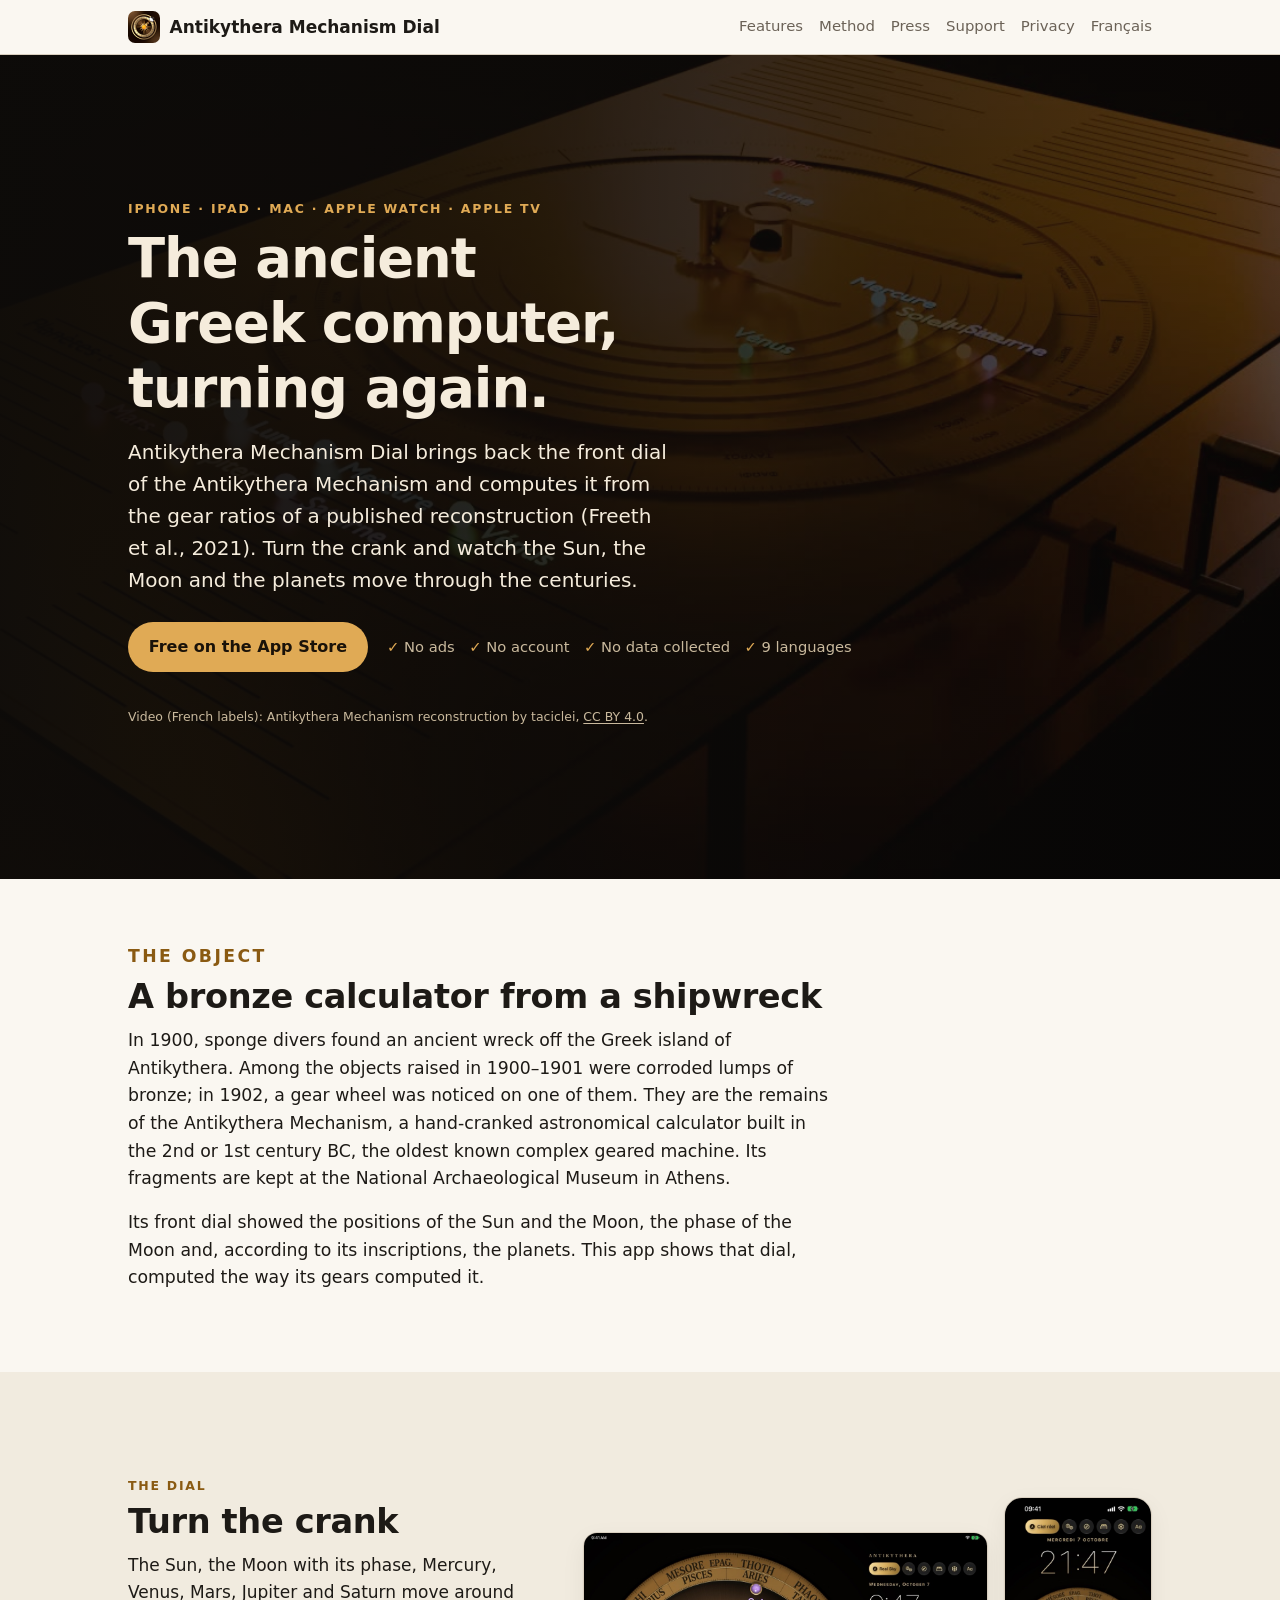
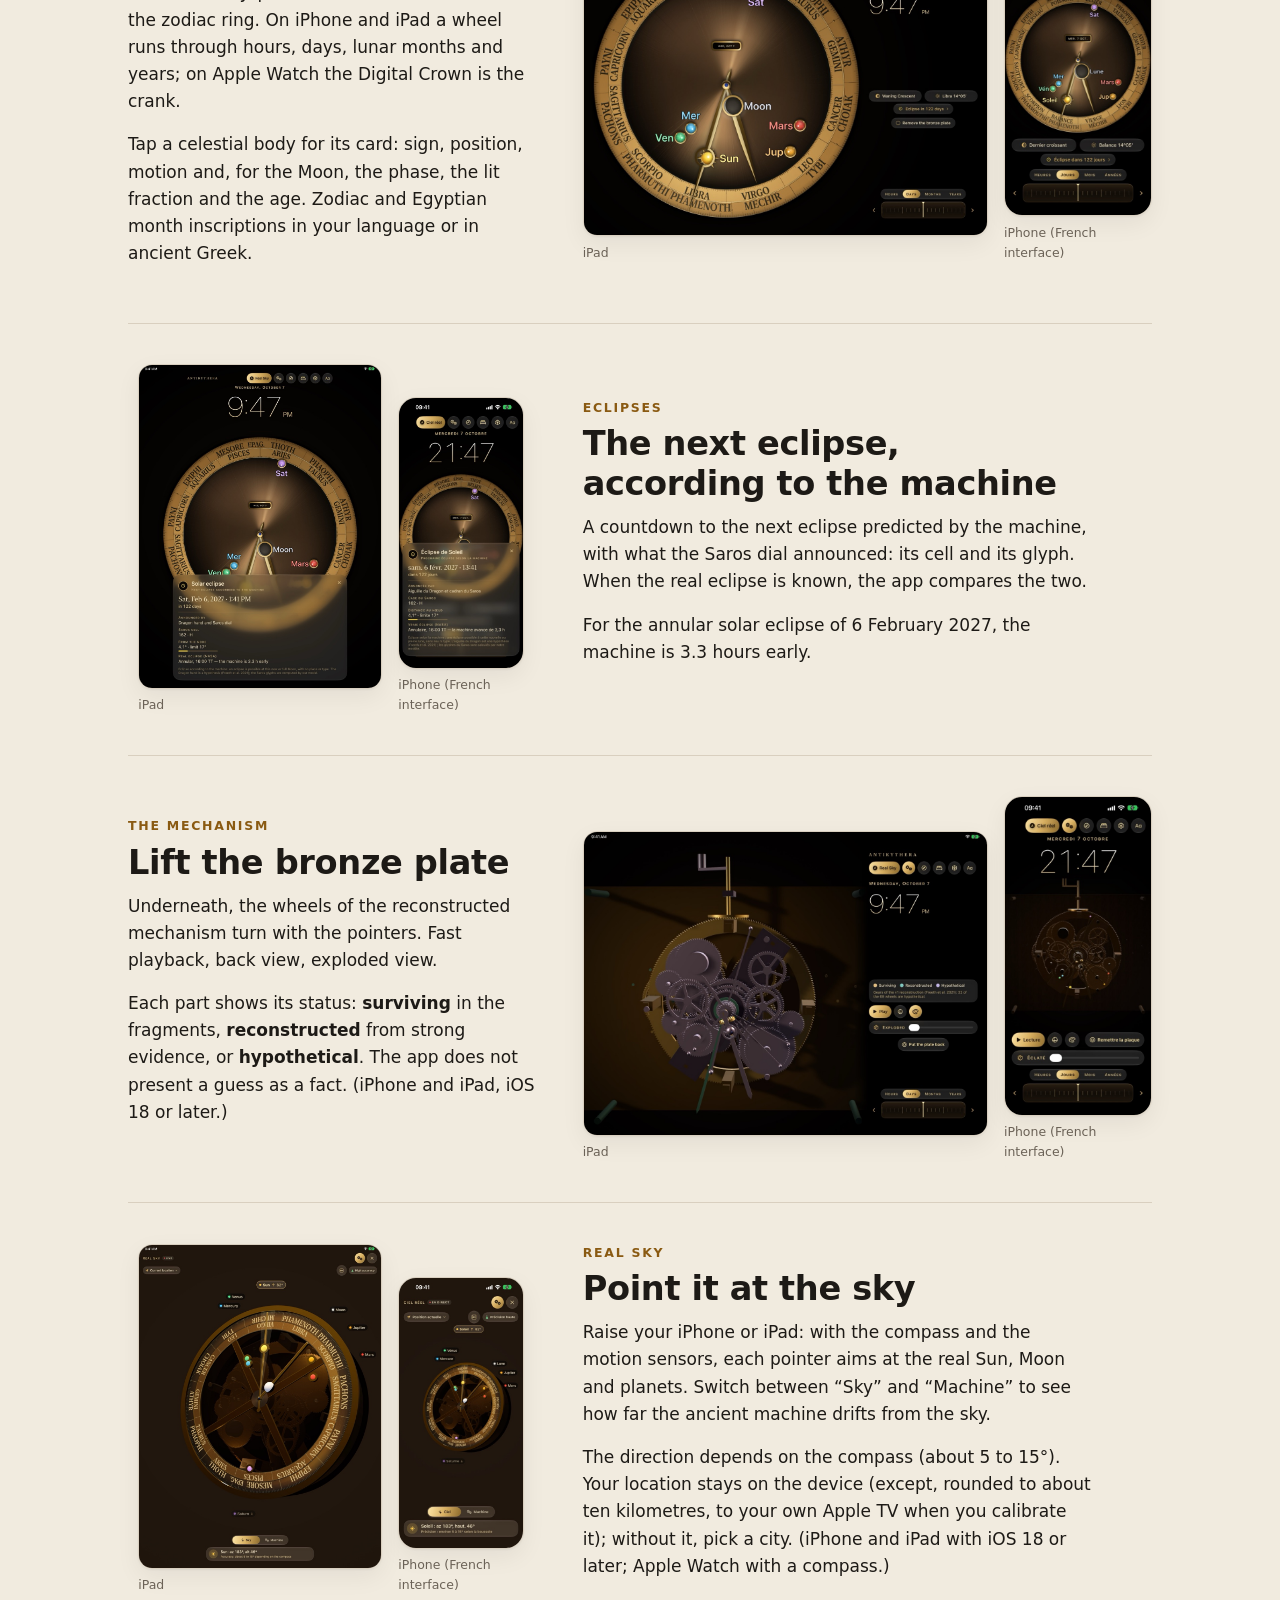
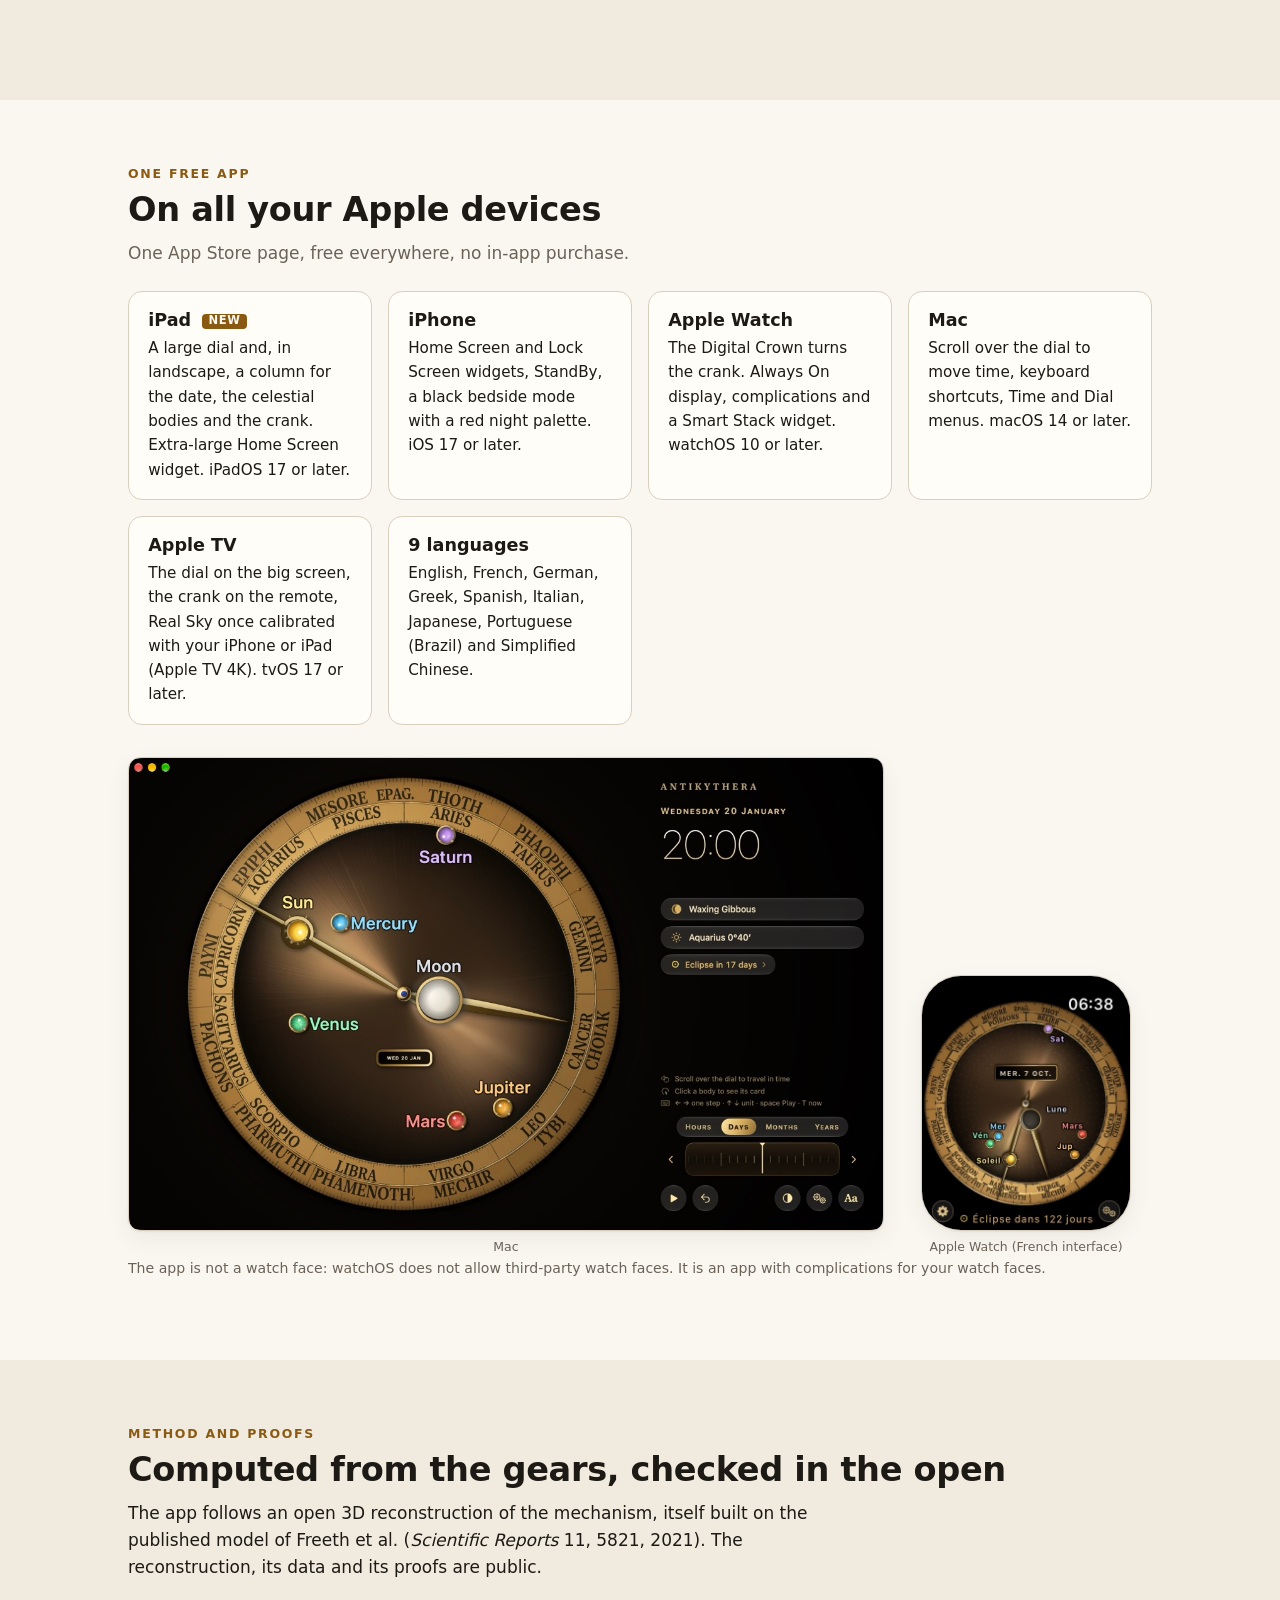
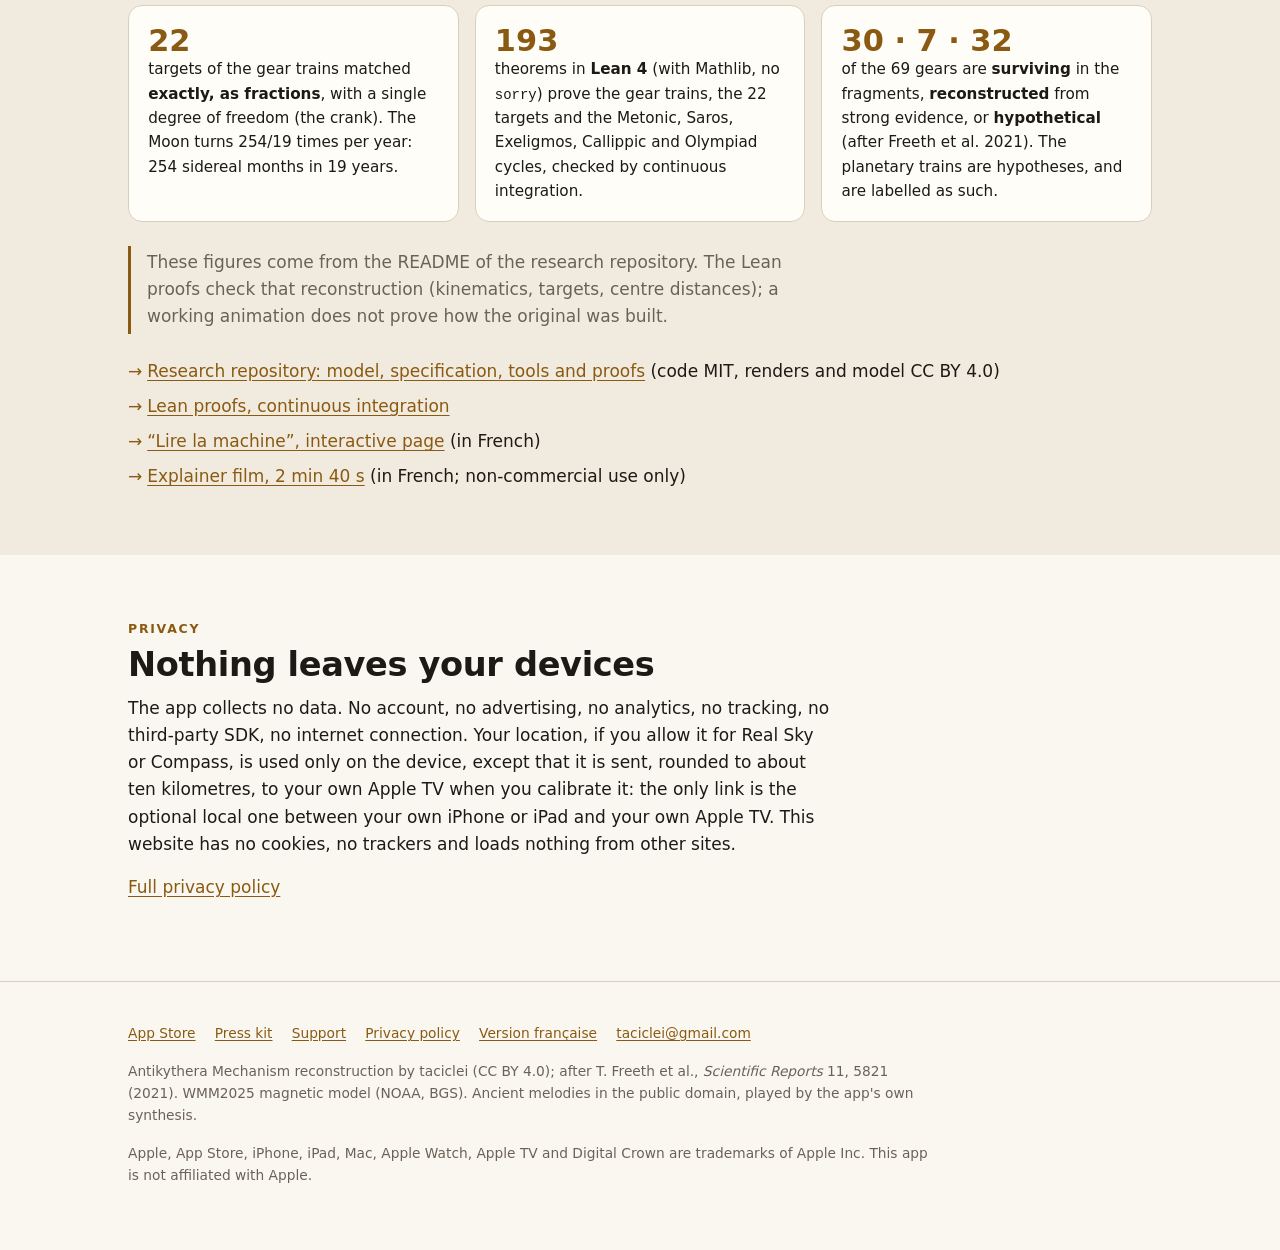
<file: index.html>
<!doctype html>
<html lang="en">
<head>
<meta charset="utf-8">
<meta name="viewport" content="width=device-width, initial-scale=1">
<title>Antikythera Mechanism Dial — the ancient Greek computer on iPhone, iPad, Mac, Apple Watch and Apple TV</title>
<meta name="description" content="The front dial of the Antikythera Mechanism, computed from the gear ratios of a published reconstruction (Freeth et al., 2021). Free, no ads, no account, no data collected.">
<meta name="color-scheme" content="light dark">
<meta name="theme-color" content="#faf7f1" media="(prefers-color-scheme: light)">
<meta name="theme-color" content="#12100d" media="(prefers-color-scheme: dark)">
<link rel="canonical" href="https://taciclei.github.io/kosmolabe-site/">
<link rel="alternate" hreflang="en" href="https://taciclei.github.io/kosmolabe-site/">
<link rel="alternate" hreflang="fr" href="https://taciclei.github.io/kosmolabe-site/fr.html">
<link rel="alternate" hreflang="x-default" href="https://taciclei.github.io/kosmolabe-site/">
<link rel="icon" type="image/png" href="img/icon-64.png">
<link rel="apple-touch-icon" href="img/icon-256.png">
<meta name="apple-itunes-app" content="app-id=6820847358">
<meta property="og:type" content="website">
<meta property="og:site_name" content="Antikythera Mechanism Dial">
<meta property="og:title" content="Antikythera Mechanism Dial">
<meta property="og:description" content="The front dial of the Antikythera Mechanism, computed from its gears. iPhone, iPad, Mac, Apple Watch and Apple TV. Free, no data collected.">
<meta property="og:url" content="https://taciclei.github.io/kosmolabe-site/">
<meta property="og:image" content="https://taciclei.github.io/kosmolabe-site/img/og.jpg">
<meta property="og:image:width" content="1200">
<meta property="og:image:height" content="630">
<meta property="og:image:alt" content="3D render of the reconstructed Antikythera Mechanism, front dial in bronze">
<meta property="og:locale" content="en_US">
<meta property="og:locale:alternate" content="fr_FR">
<meta name="twitter:card" content="summary_large_image">
<meta name="twitter:title" content="Antikythera Mechanism Dial">
<meta name="twitter:description" content="The front dial of the Antikythera Mechanism, computed from its gears. Free, no data collected.">
<meta name="twitter:image" content="https://taciclei.github.io/kosmolabe-site/img/og.jpg">
<meta name="twitter:image:alt" content="3D render of the reconstructed Antikythera Mechanism, front dial in bronze">
<link rel="stylesheet" href="assets/site.css">
</head>
<body>
<header class="top">
  <div class="wrap">
    <a class="brand" href="index.html"><img src="img/icon-64.png" alt="" width="32" height="32">Antikythera Mechanism Dial</a>
    <nav aria-label="Site">
      <a href="#features">Features</a>
      <a href="#method">Method</a>
      <a href="press.html">Press</a>
      <a href="support.html">Support</a>
      <a href="privacy.html">Privacy</a>
      <a href="fr.html" hreflang="fr" lang="fr">Français</a>
    </nav>
  </div>
</header>

<main>
<section class="hero" aria-labelledby="title">
  <div class="hero-media" aria-hidden="true">
    <video poster="img/hero.jpg" autoplay muted loop playsinline preload="metadata"><source src="img/hero.mp4" type="video/mp4" media="(prefers-reduced-motion: no-preference)"></video>
    <img src="img/hero.jpg" alt="">
  </div>
  <div class="wrap">
    <p class="eyebrow">iPhone · iPad · Mac · Apple Watch · Apple TV</p>
    <h1 id="title">The ancient Greek computer, turning again.</h1>
    <p class="lead">Antikythera Mechanism Dial brings back the front dial of the Antikythera Mechanism and computes it from the
      gear ratios of a published reconstruction (Freeth et al., 2021). Turn the crank and watch the Sun, the Moon and the
      planets move through the centuries.</p>
    <div class="cta">
      <a class="btn" href="https://apps.apple.com/app/id6820847358">Free on the App Store</a>
      <ul class="badges">
        <li>No ads</li><li>No account</li><li>No data collected</li><li>9 languages</li>
      </ul>
    </div>
    <p class="credit">Video (French labels): Antikythera Mechanism reconstruction by taciclei,
      <a href="https://creativecommons.org/licenses/by/4.0/">CC BY 4.0</a>.</p>
  </div>
</section>

<section class="intro">
  <div class="wrap">
    <p class="eyebrow">The object</p>
    <h2>A bronze calculator from a shipwreck</h2>
    <p>In 1900, sponge divers found an ancient wreck off the Greek island of Antikythera. Among the objects raised in
      1900–1901 were corroded lumps of bronze; in 1902, a gear wheel was noticed on one of them. They are the remains of the
      Antikythera Mechanism, a hand-cranked astronomical calculator built in the 2nd or 1st century BC, the oldest known
      complex geared machine. Its fragments are kept at the National Archaeological Museum in Athens.</p>
    <p>Its front dial showed the positions of the Sun and the Moon, the phase of the Moon and, according to its inscriptions,
      the planets. This app shows that dial, computed the way its gears computed it.</p>
  </div>
</section>

<section id="features" class="alt" aria-label="Features">
  <div class="wrap">
    <article class="feature">
      <div class="text">
        <p class="eyebrow">The dial</p>
        <h2>Turn the crank</h2>
        <p>The Sun, the Moon with its phase, Mercury, Venus, Mars, Jupiter and Saturn move around the zodiac ring. On iPhone
          and iPad a wheel runs through hours, days, lunar months and years; on Apple Watch the Digital Crown is the crank.</p>
        <p>Tap a celestial body for its card: sign, position, motion and, for the Moon, the phase, the lit fraction and the age.
          Zodiac and Egyptian month inscriptions in your language or in ancient Greek.</p>
      </div>
      <div class="shots">
        <figure class="ipad"><img src="img/shots/en/ipad-01_cadran.jpg" alt="iPad in landscape: the bronze dial with the Sun, the Moon and the planets, and a column with the date and the crank wheel" width="1200" height="900" loading="lazy"><figcaption>iPad</figcaption></figure>
        <figure class="iphone"><img src="img/shots/fr/iphone-01_cadran.jpg" alt="iPhone: the dial and the time wheel, French interface" width="414" height="900" loading="lazy"><figcaption>iPhone (French interface)</figcaption></figure>
      </div>
    </article>

    <article class="feature flip">
      <div class="text">
        <p class="eyebrow">Eclipses</p>
        <h2>The next eclipse, according to the machine</h2>
        <p>A countdown to the next eclipse predicted by the machine, with what the Saros dial announced: its cell and its glyph.
          When the real eclipse is known, the app compares the two.</p>
        <p>For the annular solar eclipse of 6 February 2027, the machine is 3.3 hours early.</p>
      </div>
      <div class="shots portrait">
        <figure class="ipad"><img src="img/shots/en/ipad-04_eclipse.jpg" alt="iPad in portrait: the card of the solar eclipse of 6 February 2027, announced by the Dragon hand and the Saros dial, cell 162, and compared with the real eclipse" width="900" height="1200" loading="lazy"><figcaption>iPad</figcaption></figure>
        <figure class="iphone"><img src="img/shots/fr/iphone-04_eclipse.jpg" alt="iPhone: the same eclipse card, French interface" width="414" height="900" loading="lazy"><figcaption>iPhone (French interface)</figcaption></figure>
      </div>
    </article>

    <article class="feature">
      <div class="text">
        <p class="eyebrow">The Mechanism</p>
        <h2>Lift the bronze plate</h2>
        <p>Underneath, the wheels of the reconstructed mechanism turn with the pointers. Fast playback, back view, exploded view.</p>
        <p>Each part shows its status: <strong>surviving</strong> in the fragments, <strong>reconstructed</strong> from strong
          evidence, or <strong>hypothetical</strong>. The app does not present a guess as a fact. (iPhone and iPad, iOS 18 or later.)</p>
      </div>
      <div class="shots">
        <figure class="ipad"><img src="img/shots/en/ipad-06_statut_pieces.jpg" alt="iPad: the gears under the lifted plate, coloured by status: surviving, reconstructed, hypothetical" width="1200" height="900" loading="lazy"><figcaption>iPad</figcaption></figure>
        <figure class="iphone"><img src="img/shots/fr/iphone-02_mecanisme.jpg" alt="iPhone: the gears of the mechanism under the plate, French interface" width="414" height="900" loading="lazy"><figcaption>iPhone (French interface)</figcaption></figure>
      </div>
    </article>

    <article class="feature flip">
      <div class="text">
        <p class="eyebrow">Real sky</p>
        <h2>Point it at the sky</h2>
        <p>Raise your iPhone or iPad: with the compass and the motion sensors, each pointer aims at the real Sun, Moon and
          planets. Switch between “Sky” and “Machine” to see how far the ancient machine drifts from the sky.</p>
        <p>The direction depends on the compass (about 5 to 15°). Your location stays on the device (except, rounded to about ten kilometres, to your own Apple TV when you
          calibrate it); without it, pick a city.
          (iPhone and iPad with iOS 18 or later; Apple Watch with a compass.)</p>
      </div>
      <div class="shots portrait">
        <figure class="ipad"><img src="img/shots/en/ipad-03_ciel_reel.jpg" alt="iPad in portrait: Real Sky mode, the dial tilted in perspective with the Sun, the Moon and the planets labelled where they are in the sky" width="900" height="1200" loading="lazy"><figcaption>iPad</figcaption></figure>
        <figure class="iphone"><img src="img/shots/fr/iphone-03_ciel_reel.jpg" alt="iPhone: Real Sky mode, French interface" width="414" height="900" loading="lazy"><figcaption>iPhone (French interface)</figcaption></figure>
      </div>
    </article>
  </div>
</section>

<section id="platforms" aria-labelledby="platforms-title">
  <div class="wrap">
    <p class="eyebrow">One free app</p>
    <h2 id="platforms-title">On all your Apple devices</h2>
    <p class="muted">One App Store page, free everywhere, no in-app purchase.</p>
    <div class="platforms">
      <div class="card"><h3>iPad <span class="tag">New</span></h3><p>A large dial and, in landscape, a column for the date, the celestial bodies and the crank. Extra-large Home Screen widget. iPadOS 17 or later.</p></div>
      <div class="card"><h3>iPhone</h3><p>Home Screen and Lock Screen widgets, StandBy, a black bedside mode with a red night palette. iOS 17 or later.</p></div>
      <div class="card"><h3>Apple Watch</h3><p>The Digital Crown turns the crank. Always On display, complications and a Smart Stack widget. watchOS 10 or later.</p></div>
      <div class="card"><h3>Mac</h3><p>Scroll over the dial to move time, keyboard shortcuts, Time and Dial menus. macOS 14 or later.</p></div>
      <div class="card"><h3>Apple TV</h3><p>The dial on the big screen, the crank on the remote, Real Sky once calibrated with your iPhone or iPad (Apple TV 4K). tvOS 17 or later.</p></div>
      <div class="card"><h3>9 languages</h3><p>English, French, German, Greek, Spanish, Italian, Japanese, Portuguese (Brazil) and Simplified Chinese.</p></div>
    </div>
    <div class="platform-shots">
      <figure><img src="img/shots/en/mac-01_cadran.jpg" alt="The Mac app: the dial in a window" width="1200" height="750" loading="lazy"><figcaption>Mac</figcaption></figure>
      <figure class="watch"><img src="img/shots/watch-01_cadran.jpg" alt="Apple Watch: the patinated bronze dial" width="422" height="514" loading="lazy"><figcaption>Apple Watch (French interface)</figcaption></figure>
    </div>
    <p class="small muted">The app is not a watch face: watchOS does not allow third-party watch faces. It is an app with complications for your watch faces.</p>
  </div>
</section>

<section id="method" class="alt" aria-labelledby="method-title">
  <div class="wrap">
    <p class="eyebrow">Method and proofs</p>
    <h2 id="method-title">Computed from the gears, checked in the open</h2>
    <p style="max-width:44rem">The app follows an open 3D reconstruction of the mechanism, itself built on the published model
      of Freeth et al. (<em>Scientific Reports</em> 11, 5821, 2021). The reconstruction, its data and its proofs are public.</p>
    <div class="proofs">
      <div class="card"><div class="num">22</div><p>targets of the gear trains matched <strong>exactly, as fractions</strong>, with a single degree of freedom (the crank). The Moon turns 254/19 times per year: 254 sidereal months in 19 years.</p></div>
      <div class="card"><div class="num">193</div><p>theorems in <strong>Lean 4</strong> (with Mathlib, no <code>sorry</code>) prove the gear trains, the 22 targets and the Metonic, Saros, Exeligmos, Callippic and Olympiad cycles, checked by continuous integration.</p></div>
      <div class="card"><div class="num">30 · 7 · 32</div><p>of the 69 gears are <strong>surviving</strong> in the fragments, <strong>reconstructed</strong> from strong evidence, or <strong>hypothetical</strong> (after Freeth et al. 2021). The planetary trains are hypotheses, and are labelled as such.</p></div>
    </div>
    <p class="note" style="margin-top:1.5rem">These figures come from the README of the research repository. The Lean proofs check
      that reconstruction (kinematics, targets, centre distances); a working animation does not prove how the original was built.</p>
    <ul class="links">
      <li><a href="https://github.com/taciclei/antikythera-mechanism">Research repository: model, specification, tools and proofs</a> (code MIT, renders and model CC BY 4.0)</li>
      <li><a href="https://github.com/taciclei/antikythera-mechanism/actions/workflows/lean.yml">Lean proofs, continuous integration</a></li>
      <li><a href="https://taciclei.github.io/antikythera-mechanism/lire/" hreflang="fr">“Lire la machine”, interactive page</a> (in French)</li>
      <li><a href="https://youtu.be/eXvYkouJy_w" hreflang="fr">Explainer film, 2 min 40 s</a> (in French; non-commercial use only)</li>
    </ul>
  </div>
</section>

<section id="privacy" aria-labelledby="privacy-title">
  <div class="wrap">
    <p class="eyebrow">Privacy</p>
    <h2 id="privacy-title">Nothing leaves your devices</h2>
    <p style="max-width:44rem">The app collects no data. No account, no advertising, no analytics, no tracking, no third-party
      SDK, no internet connection. Your location, if you allow it for Real Sky or Compass, is used only on the device, except
      that it is sent, rounded to about ten kilometres, to your own Apple TV when you calibrate it: the only link is the
      optional local one between your own iPhone or iPad and your own Apple TV. This website has no cookies, no
      trackers and loads nothing from other sites.</p>
    <p><a href="privacy.html">Full privacy policy</a></p>
  </div>
</section>
</main>

<footer>
  <div class="wrap">
    <nav aria-label="Footer">
      <a href="https://apps.apple.com/app/id6820847358">App Store</a>
      <a href="press.html">Press kit</a>
      <a href="support.html">Support</a>
      <a href="privacy.html">Privacy policy</a>
      <a href="fr.html" hreflang="fr" lang="fr">Version française</a>
      <a href="mailto:taciclei@gmail.com">taciclei@gmail.com</a>
    </nav>
    <p>Antikythera Mechanism reconstruction by taciclei (CC BY 4.0); after T. Freeth et al., <em>Scientific Reports</em> 11, 5821 (2021).
      WMM2025 magnetic model (NOAA, BGS). Ancient melodies in the public domain, played by the app's own synthesis.</p>
    <p>Apple, App Store, iPhone, iPad, Mac, Apple Watch, Apple TV and Digital Crown are trademarks of Apple Inc. This app is not affiliated with Apple.</p>
  </div>
</footer>
</body>
</html>
</file>
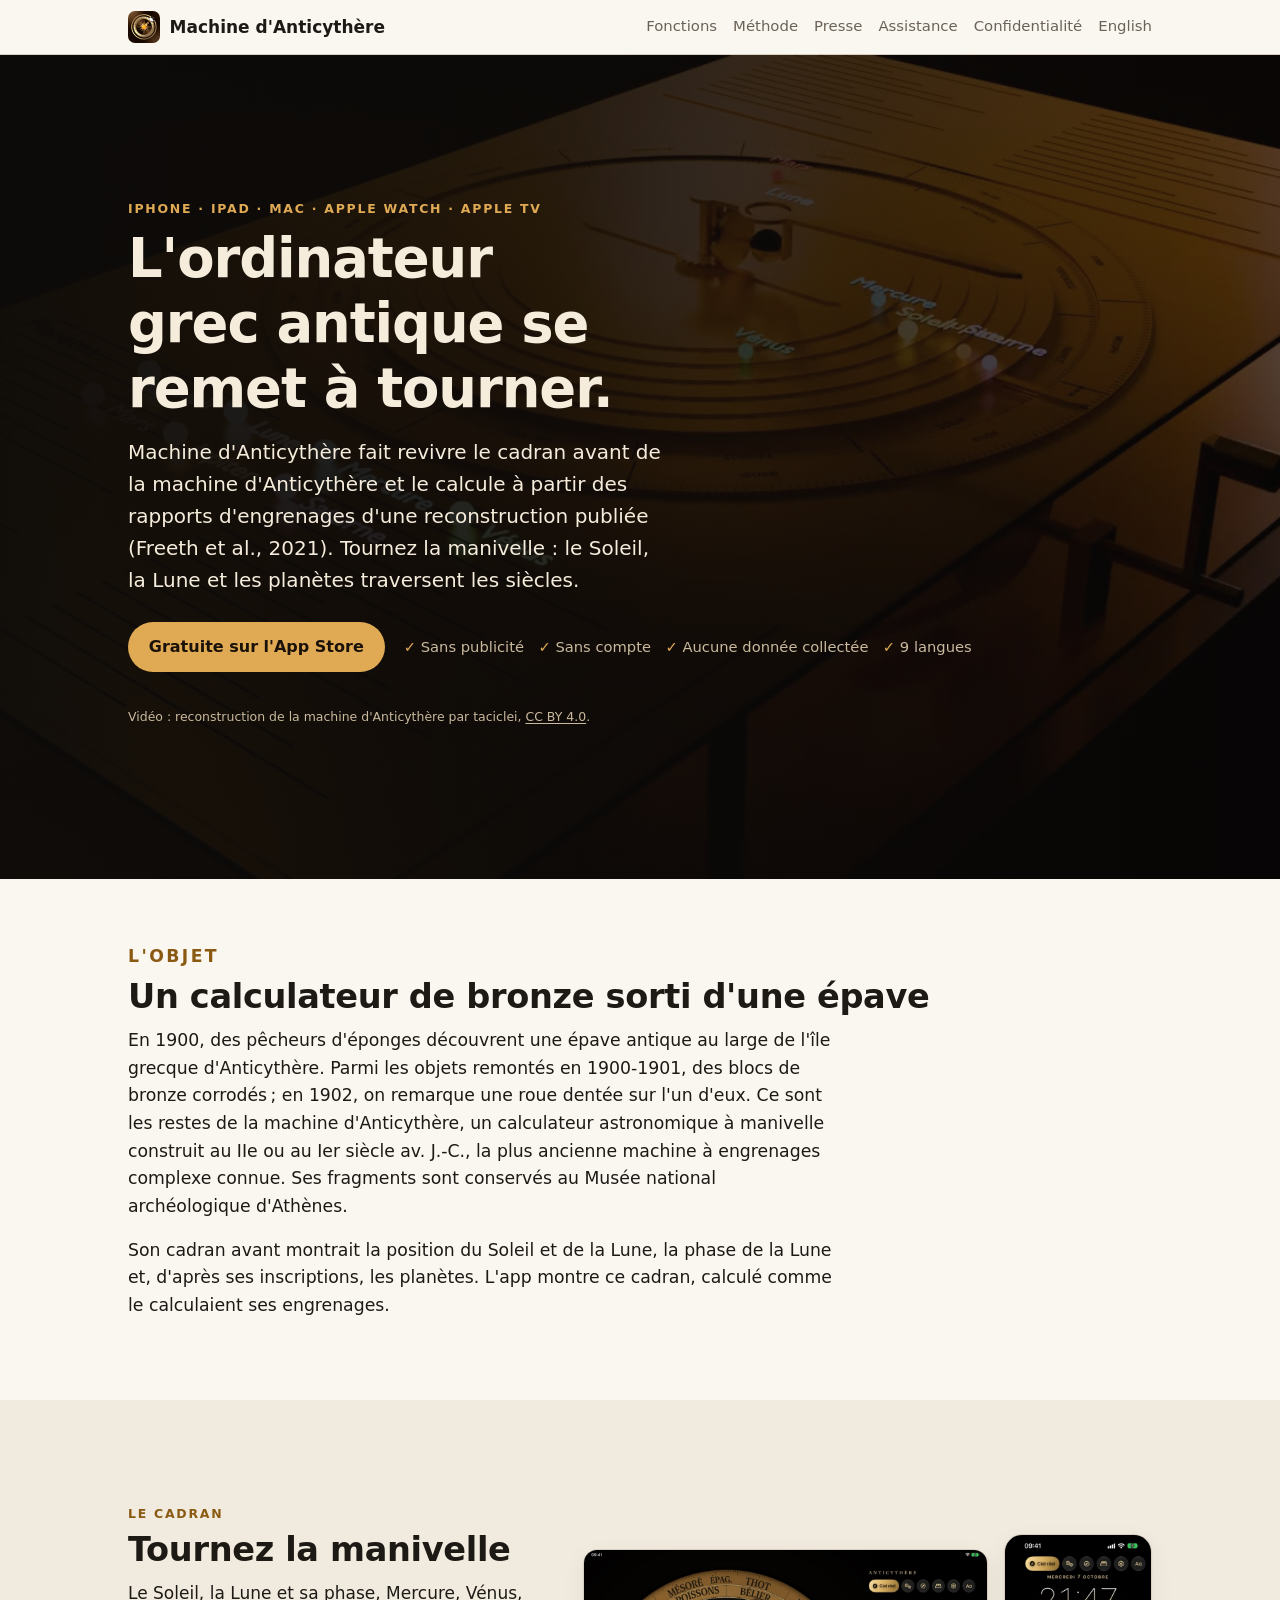
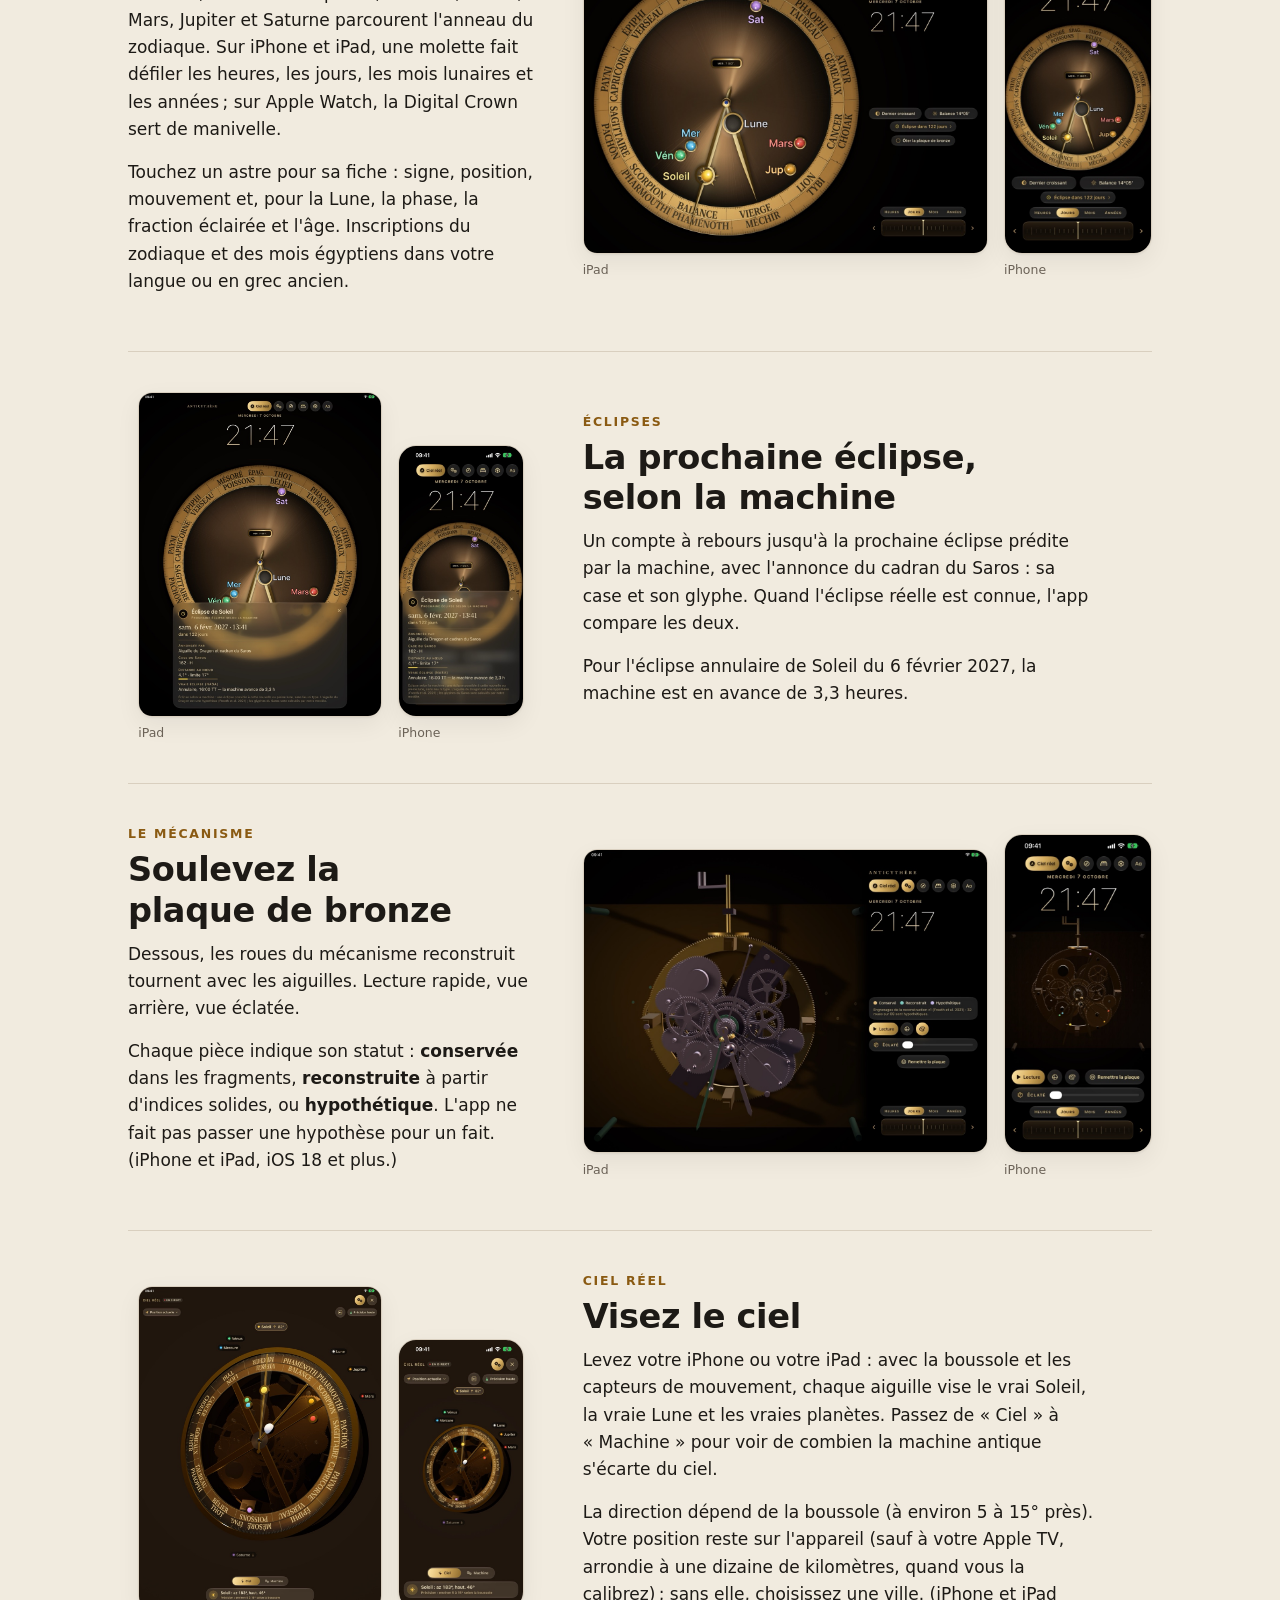
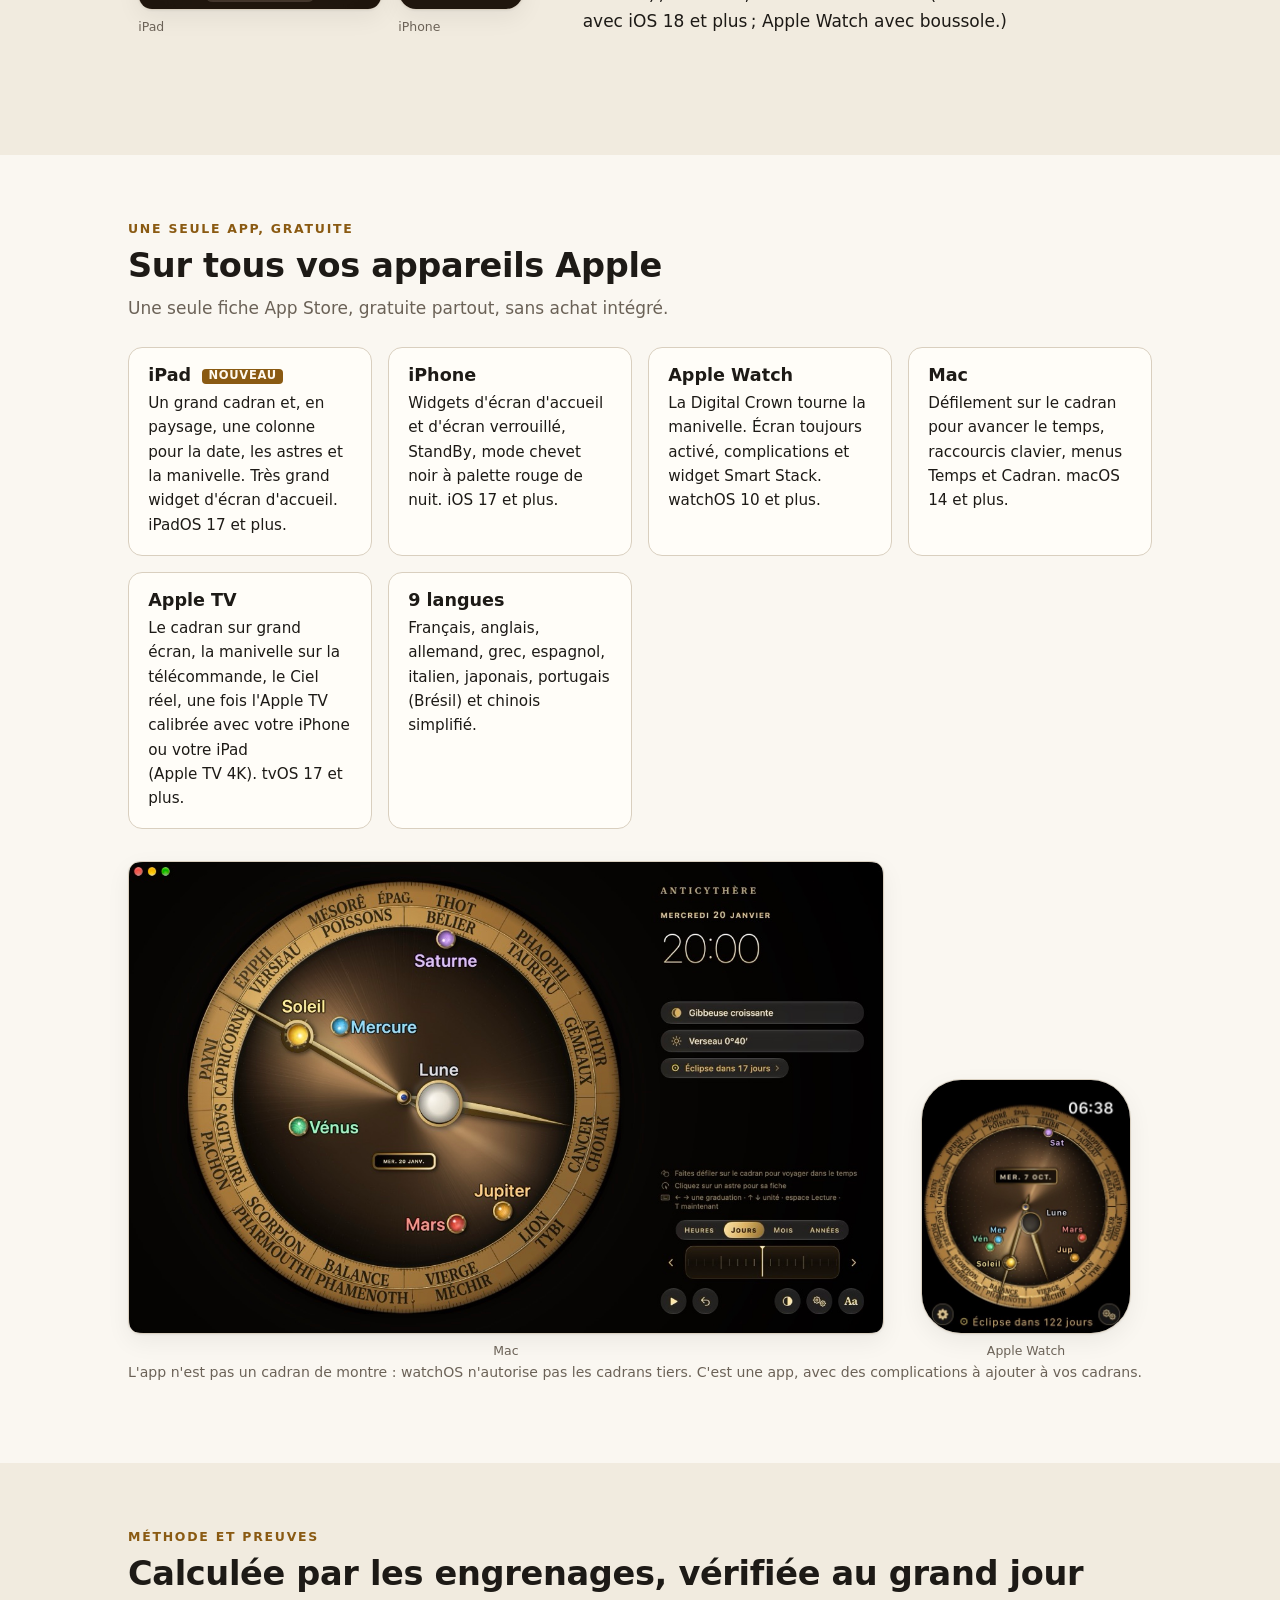
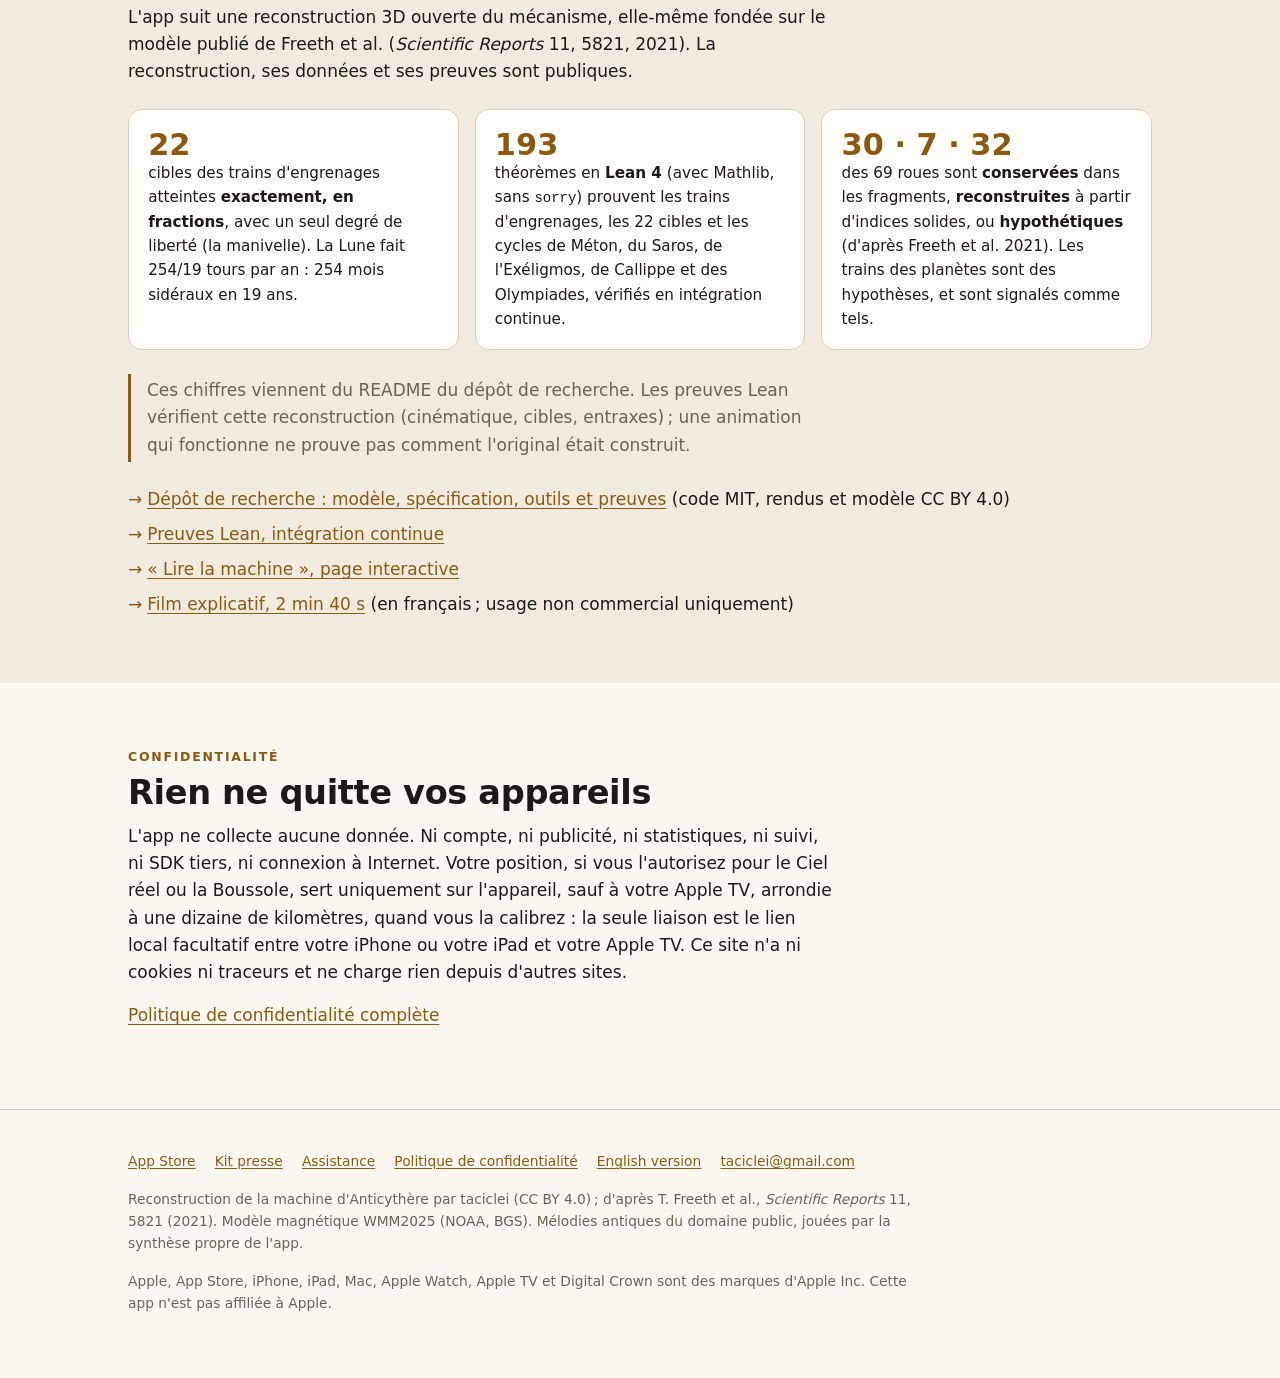
<file: fr.html>
<!doctype html>
<html lang="fr">
<head>
<meta charset="utf-8">
<meta name="viewport" content="width=device-width, initial-scale=1">
<title>Machine d'Anticythère — l'ordinateur grec antique sur iPhone, iPad, Mac, Apple Watch et Apple TV</title>
<meta name="description" content="Le cadran avant de la machine d'Anticythère, calculé à partir des rapports d'engrenages d'une reconstruction publiée (Freeth et al., 2021). Gratuite, sans publicité, sans compte, aucune donnée collectée.">
<meta name="color-scheme" content="light dark">
<meta name="theme-color" content="#faf7f1" media="(prefers-color-scheme: light)">
<meta name="theme-color" content="#12100d" media="(prefers-color-scheme: dark)">
<link rel="canonical" href="https://taciclei.github.io/kosmolabe-site/fr.html">
<link rel="alternate" hreflang="en" href="https://taciclei.github.io/kosmolabe-site/">
<link rel="alternate" hreflang="fr" href="https://taciclei.github.io/kosmolabe-site/fr.html">
<link rel="alternate" hreflang="x-default" href="https://taciclei.github.io/kosmolabe-site/">
<link rel="icon" type="image/png" href="img/icon-64.png">
<link rel="apple-touch-icon" href="img/icon-256.png">
<meta name="apple-itunes-app" content="app-id=6820847358">
<meta property="og:type" content="website">
<meta property="og:site_name" content="Machine d'Anticythère">
<meta property="og:title" content="Machine d'Anticythère">
<meta property="og:description" content="Le cadran avant de la machine d'Anticythère, calculé comme ses engrenages. iPhone, iPad, Mac, Apple Watch et Apple TV. Gratuite, aucune donnée collectée.">
<meta property="og:url" content="https://taciclei.github.io/kosmolabe-site/fr.html">
<meta property="og:image" content="https://taciclei.github.io/kosmolabe-site/img/og.jpg">
<meta property="og:image:width" content="1200">
<meta property="og:image:height" content="630">
<meta property="og:image:alt" content="Rendu 3D de la machine d'Anticythère reconstruite, cadran avant en bronze">
<meta property="og:locale" content="fr_FR">
<meta property="og:locale:alternate" content="en_US">
<meta name="twitter:card" content="summary_large_image">
<meta name="twitter:title" content="Machine d'Anticythère">
<meta name="twitter:description" content="Le cadran avant de la machine d'Anticythère, calculé comme ses engrenages. Gratuite, aucune donnée collectée.">
<meta name="twitter:image" content="https://taciclei.github.io/kosmolabe-site/img/og.jpg">
<meta name="twitter:image:alt" content="Rendu 3D de la machine d'Anticythère reconstruite, cadran avant en bronze">
<link rel="stylesheet" href="assets/site.css">
</head>
<body>
<header class="top">
  <div class="wrap">
    <a class="brand" href="fr.html"><img src="img/icon-64.png" alt="" width="32" height="32">Machine d'Anticythère</a>
    <nav aria-label="Site">
      <a href="#fonctions">Fonctions</a>
      <a href="#methode">Méthode</a>
      <a href="press.html#fr">Presse</a>
      <a href="support.html#fr">Assistance</a>
      <a href="privacy.html#fr">Confidentialité</a>
      <a href="index.html" hreflang="en" lang="en">English</a>
    </nav>
  </div>
</header>

<main>
<section class="hero" aria-labelledby="titre">
  <div class="hero-media" aria-hidden="true">
    <video poster="img/hero.jpg" autoplay muted loop playsinline preload="metadata"><source src="img/hero.mp4" type="video/mp4" media="(prefers-reduced-motion: no-preference)"></video>
    <img src="img/hero.jpg" alt="">
  </div>
  <div class="wrap">
    <p class="eyebrow">iPhone · iPad · Mac · Apple Watch · Apple TV</p>
    <h1 id="titre">L'ordinateur grec antique se remet à tourner.</h1>
    <p class="lead">Machine d'Anticythère fait revivre le cadran avant de la machine d'Anticythère et le calcule à partir des
      rapports d'engrenages d'une reconstruction publiée (Freeth et al., 2021). Tournez la manivelle : le Soleil, la Lune et
      les planètes traversent les siècles.</p>
    <div class="cta">
      <a class="btn" href="https://apps.apple.com/app/id6820847358">Gratuite sur l'App Store</a>
      <ul class="badges">
        <li>Sans publicité</li><li>Sans compte</li><li>Aucune donnée collectée</li><li>9 langues</li>
      </ul>
    </div>
    <p class="credit">Vidéo : reconstruction de la machine d'Anticythère par taciclei,
      <a href="https://creativecommons.org/licenses/by/4.0/deed.fr">CC BY 4.0</a>.</p>
  </div>
</section>

<section class="intro">
  <div class="wrap">
    <p class="eyebrow">L'objet</p>
    <h2>Un calculateur de bronze sorti d'une épave</h2>
    <p>En 1900, des pêcheurs d'éponges découvrent une épave antique au large de l'île grecque d'Anticythère. Parmi les objets
      remontés en 1900-1901, des blocs de bronze corrodés ; en 1902, on remarque une roue dentée sur l'un d'eux. Ce sont les
      restes de la machine d'Anticythère, un calculateur astronomique à manivelle construit au IIe ou au Ier siècle av. J.-C.,
      la plus ancienne machine à engrenages complexe connue. Ses fragments sont conservés au Musée national archéologique
      d'Athènes.</p>
    <p>Son cadran avant montrait la position du Soleil et de la Lune, la phase de la Lune et, d'après ses inscriptions, les
      planètes. L'app montre ce cadran, calculé comme le calculaient ses engrenages.</p>
  </div>
</section>

<section id="fonctions" class="alt" aria-label="Fonctions">
  <div class="wrap">
    <article class="feature">
      <div class="text">
        <p class="eyebrow">Le cadran</p>
        <h2>Tournez la manivelle</h2>
        <p>Le Soleil, la Lune et sa phase, Mercure, Vénus, Mars, Jupiter et Saturne parcourent l'anneau du zodiaque. Sur iPhone
          et iPad, une molette fait défiler les heures, les jours, les mois lunaires et les années ; sur Apple Watch, la
          Digital Crown sert de manivelle.</p>
        <p>Touchez un astre pour sa fiche : signe, position, mouvement et, pour la Lune, la phase, la fraction éclairée et l'âge.
          Inscriptions du zodiaque et des mois égyptiens dans votre langue ou en grec ancien.</p>
      </div>
      <div class="shots">
        <figure class="ipad"><img src="img/shots/fr/ipad-01_cadran.jpg" alt="iPad en paysage : le cadran de bronze avec le Soleil, la Lune et les planètes, et une colonne avec la date et la molette" width="1200" height="900" loading="lazy"><figcaption>iPad</figcaption></figure>
        <figure class="iphone"><img src="img/shots/fr/iphone-01_cadran.jpg" alt="iPhone : le cadran et la molette du temps" width="414" height="900" loading="lazy"><figcaption>iPhone</figcaption></figure>
      </div>
    </article>

    <article class="feature flip">
      <div class="text">
        <p class="eyebrow">Éclipses</p>
        <h2>La prochaine éclipse, selon la machine</h2>
        <p>Un compte à rebours jusqu'à la prochaine éclipse prédite par la machine, avec l'annonce du cadran du Saros : sa case
          et son glyphe. Quand l'éclipse réelle est connue, l'app compare les deux.</p>
        <p>Pour l'éclipse annulaire de Soleil du 6 février 2027, la machine est en avance de 3,3 heures.</p>
      </div>
      <div class="shots portrait">
        <figure class="ipad"><img src="img/shots/fr/ipad-04_eclipse.jpg" alt="iPad en portrait : la fiche de l'éclipse de Soleil du 6 février 2027, annoncée par l'aiguille du Dragon et le cadran du Saros, case 162, comparée à l'éclipse réelle" width="900" height="1200" loading="lazy"><figcaption>iPad</figcaption></figure>
        <figure class="iphone"><img src="img/shots/fr/iphone-04_eclipse.jpg" alt="iPhone : la même fiche d'éclipse" width="414" height="900" loading="lazy"><figcaption>iPhone</figcaption></figure>
      </div>
    </article>

    <article class="feature">
      <div class="text">
        <p class="eyebrow">Le Mécanisme</p>
        <h2>Soulevez la plaque de bronze</h2>
        <p>Dessous, les roues du mécanisme reconstruit tournent avec les aiguilles. Lecture rapide, vue arrière, vue éclatée.</p>
        <p>Chaque pièce indique son statut : <strong>conservée</strong> dans les fragments, <strong>reconstruite</strong> à partir
          d'indices solides, ou <strong>hypothétique</strong>. L'app ne fait pas passer une hypothèse pour un fait. (iPhone et
          iPad, iOS 18 et plus.)</p>
      </div>
      <div class="shots">
        <figure class="ipad"><img src="img/shots/fr/ipad-06_statut_pieces.jpg" alt="iPad : les engrenages sous la plaque soulevée, colorés selon leur statut : conservé, reconstruit, hypothétique" width="1200" height="900" loading="lazy"><figcaption>iPad</figcaption></figure>
        <figure class="iphone"><img src="img/shots/fr/iphone-02_mecanisme.jpg" alt="iPhone : les engrenages du mécanisme sous la plaque" width="414" height="900" loading="lazy"><figcaption>iPhone</figcaption></figure>
      </div>
    </article>

    <article class="feature flip">
      <div class="text">
        <p class="eyebrow">Ciel réel</p>
        <h2>Visez le ciel</h2>
        <p>Levez votre iPhone ou votre iPad : avec la boussole et les capteurs de mouvement, chaque aiguille vise le vrai Soleil,
          la vraie Lune et les vraies planètes. Passez de « Ciel » à « Machine » pour voir de combien la machine antique
          s'écarte du ciel.</p>
        <p>La direction dépend de la boussole (à environ 5 à 15° près). Votre position reste sur l'appareil (sauf à votre Apple TV, arrondie à une dizaine de
          kilomètres, quand vous la calibrez) ; sans elle,
          choisissez une ville. (iPhone et iPad avec iOS 18 et plus ; Apple Watch avec boussole.)</p>
      </div>
      <div class="shots portrait">
        <figure class="ipad"><img src="img/shots/fr/ipad-03_ciel_reel.jpg" alt="iPad en portrait : mode Ciel réel, le cadran incliné en perspective, le Soleil, la Lune et les planètes placés là où ils sont dans le ciel" width="900" height="1200" loading="lazy"><figcaption>iPad</figcaption></figure>
        <figure class="iphone"><img src="img/shots/fr/iphone-03_ciel_reel.jpg" alt="iPhone : mode Ciel réel" width="414" height="900" loading="lazy"><figcaption>iPhone</figcaption></figure>
      </div>
    </article>
  </div>
</section>

<section id="plateformes" aria-labelledby="plateformes-titre">
  <div class="wrap">
    <p class="eyebrow">Une seule app, gratuite</p>
    <h2 id="plateformes-titre">Sur tous vos appareils Apple</h2>
    <p class="muted">Une seule fiche App Store, gratuite partout, sans achat intégré.</p>
    <div class="platforms">
      <div class="card"><h3>iPad <span class="tag">Nouveau</span></h3><p>Un grand cadran et, en paysage, une colonne pour la date, les astres et la manivelle. Très grand widget d'écran d'accueil. iPadOS 17 et plus.</p></div>
      <div class="card"><h3>iPhone</h3><p>Widgets d'écran d'accueil et d'écran verrouillé, StandBy, mode chevet noir à palette rouge de nuit. iOS 17 et plus.</p></div>
      <div class="card"><h3>Apple Watch</h3><p>La Digital Crown tourne la manivelle. Écran toujours activé, complications et widget Smart Stack. watchOS 10 et plus.</p></div>
      <div class="card"><h3>Mac</h3><p>Défilement sur le cadran pour avancer le temps, raccourcis clavier, menus Temps et Cadran. macOS 14 et plus.</p></div>
      <div class="card"><h3>Apple TV</h3><p>Le cadran sur grand écran, la manivelle sur la télécommande, le Ciel réel, une fois l'Apple TV calibrée avec votre iPhone ou votre iPad (Apple TV 4K). tvOS 17 et plus.</p></div>
      <div class="card"><h3>9 langues</h3><p>Français, anglais, allemand, grec, espagnol, italien, japonais, portugais (Brésil) et chinois simplifié.</p></div>
    </div>
    <div class="platform-shots">
      <figure><img src="img/shots/fr/mac-01_cadran.jpg" alt="L'app Mac : le cadran dans une fenêtre" width="1200" height="750" loading="lazy"><figcaption>Mac</figcaption></figure>
      <figure class="watch"><img src="img/shots/watch-01_cadran.jpg" alt="Apple Watch : le cadran de bronze patiné" width="422" height="514" loading="lazy"><figcaption>Apple Watch</figcaption></figure>
    </div>
    <p class="small muted">L'app n'est pas un cadran de montre : watchOS n'autorise pas les cadrans tiers. C'est une app, avec des complications à ajouter à vos cadrans.</p>
  </div>
</section>

<section id="methode" class="alt" aria-labelledby="methode-titre">
  <div class="wrap">
    <p class="eyebrow">Méthode et preuves</p>
    <h2 id="methode-titre">Calculée par les engrenages, vérifiée au grand jour</h2>
    <p style="max-width:44rem">L'app suit une reconstruction 3D ouverte du mécanisme, elle-même fondée sur le modèle publié de
      Freeth et al. (<em>Scientific Reports</em> 11, 5821, 2021). La reconstruction, ses données et ses preuves sont publiques.</p>
    <div class="proofs">
      <div class="card"><div class="num">22</div><p>cibles des trains d'engrenages atteintes <strong>exactement, en fractions</strong>, avec un seul degré de liberté (la manivelle). La Lune fait 254/19 tours par an : 254 mois sidéraux en 19 ans.</p></div>
      <div class="card"><div class="num">193</div><p>théorèmes en <strong>Lean 4</strong> (avec Mathlib, sans <code>sorry</code>) prouvent les trains d'engrenages, les 22 cibles et les cycles de Méton, du Saros, de l'Exéligmos, de Callippe et des Olympiades, vérifiés en intégration continue.</p></div>
      <div class="card"><div class="num">30 · 7 · 32</div><p>des 69 roues sont <strong>conservées</strong> dans les fragments, <strong>reconstruites</strong> à partir d'indices solides, ou <strong>hypothétiques</strong> (d'après Freeth et al. 2021). Les trains des planètes sont des hypothèses, et sont signalés comme tels.</p></div>
    </div>
    <p class="note" style="margin-top:1.5rem">Ces chiffres viennent du README du dépôt de recherche. Les preuves Lean vérifient
      cette reconstruction (cinématique, cibles, entraxes) ; une animation qui fonctionne ne prouve pas comment l'original
      était construit.</p>
    <ul class="links">
      <li><a href="https://github.com/taciclei/antikythera-mechanism">Dépôt de recherche : modèle, spécification, outils et preuves</a> (code MIT, rendus et modèle CC BY 4.0)</li>
      <li><a href="https://github.com/taciclei/antikythera-mechanism/actions/workflows/lean.yml">Preuves Lean, intégration continue</a></li>
      <li><a href="https://taciclei.github.io/antikythera-mechanism/lire/">« Lire la machine », page interactive</a></li>
      <li><a href="https://youtu.be/eXvYkouJy_w">Film explicatif, 2 min 40 s</a> (en français ; usage non commercial uniquement)</li>
    </ul>
  </div>
</section>

<section id="confidentialite" aria-labelledby="confidentialite-titre">
  <div class="wrap">
    <p class="eyebrow">Confidentialité</p>
    <h2 id="confidentialite-titre">Rien ne quitte vos appareils</h2>
    <p style="max-width:44rem">L'app ne collecte aucune donnée. Ni compte, ni publicité, ni statistiques, ni suivi, ni SDK tiers,
      ni connexion à Internet. Votre position, si vous l'autorisez pour le Ciel réel ou la Boussole, sert uniquement sur
      l'appareil, sauf à votre Apple TV, arrondie à une dizaine de kilomètres, quand vous la calibrez : la seule liaison
      est le lien local facultatif entre votre iPhone ou votre iPad et votre Apple TV. Ce site n'a
      ni cookies ni traceurs et ne charge rien depuis d'autres sites.</p>
    <p><a href="privacy.html#fr">Politique de confidentialité complète</a></p>
  </div>
</section>
</main>

<footer>
  <div class="wrap">
    <nav aria-label="Pied de page">
      <a href="https://apps.apple.com/app/id6820847358">App Store</a>
      <a href="press.html#fr">Kit presse</a>
      <a href="support.html#fr">Assistance</a>
      <a href="privacy.html#fr">Politique de confidentialité</a>
      <a href="index.html" hreflang="en" lang="en">English version</a>
      <a href="mailto:taciclei@gmail.com">taciclei@gmail.com</a>
    </nav>
    <p>Reconstruction de la machine d'Anticythère par taciclei (CC BY 4.0) ; d'après T. Freeth et al., <em>Scientific Reports</em> 11, 5821 (2021).
      Modèle magnétique WMM2025 (NOAA, BGS). Mélodies antiques du domaine public, jouées par la synthèse propre de l'app.</p>
    <p>Apple, App Store, iPhone, iPad, Mac, Apple Watch, Apple TV et Digital Crown sont des marques d'Apple Inc. Cette app n'est pas affiliée à Apple.</p>
  </div>
</footer>
</body>
</html>
</file>
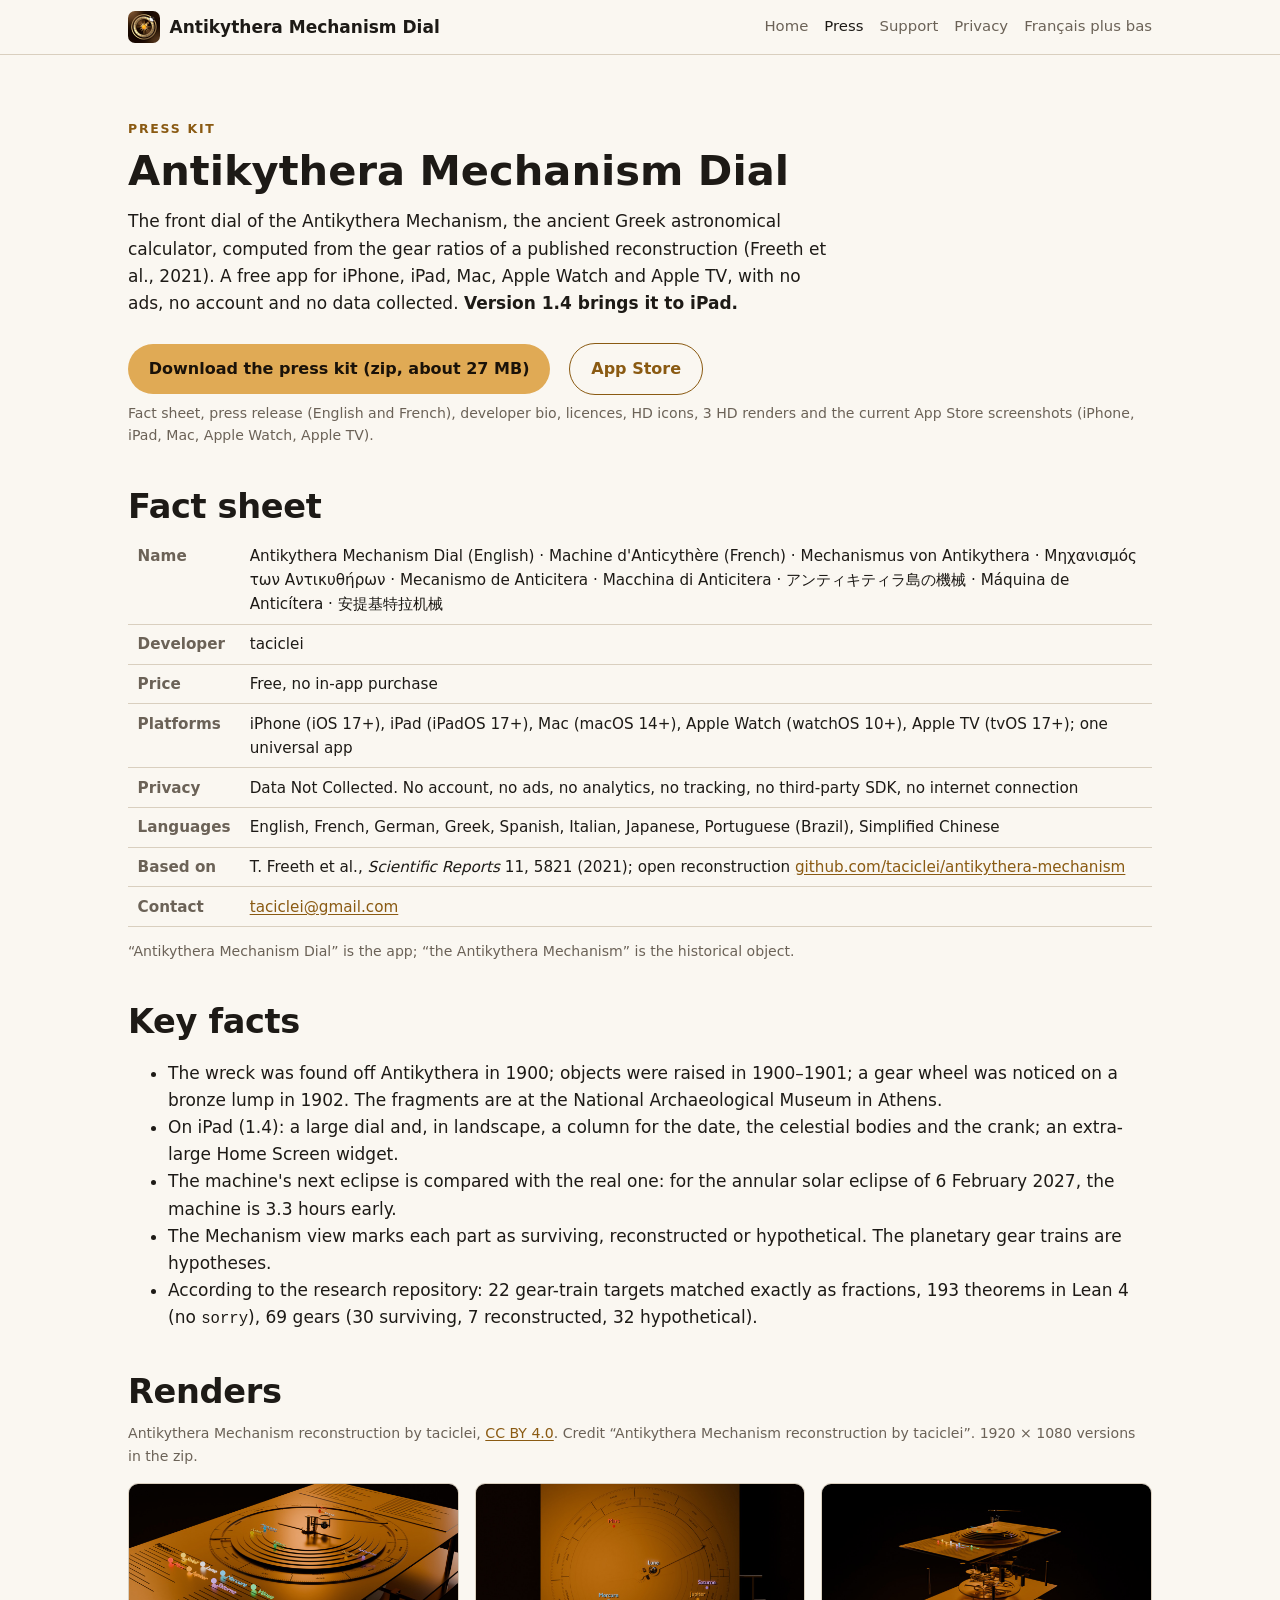
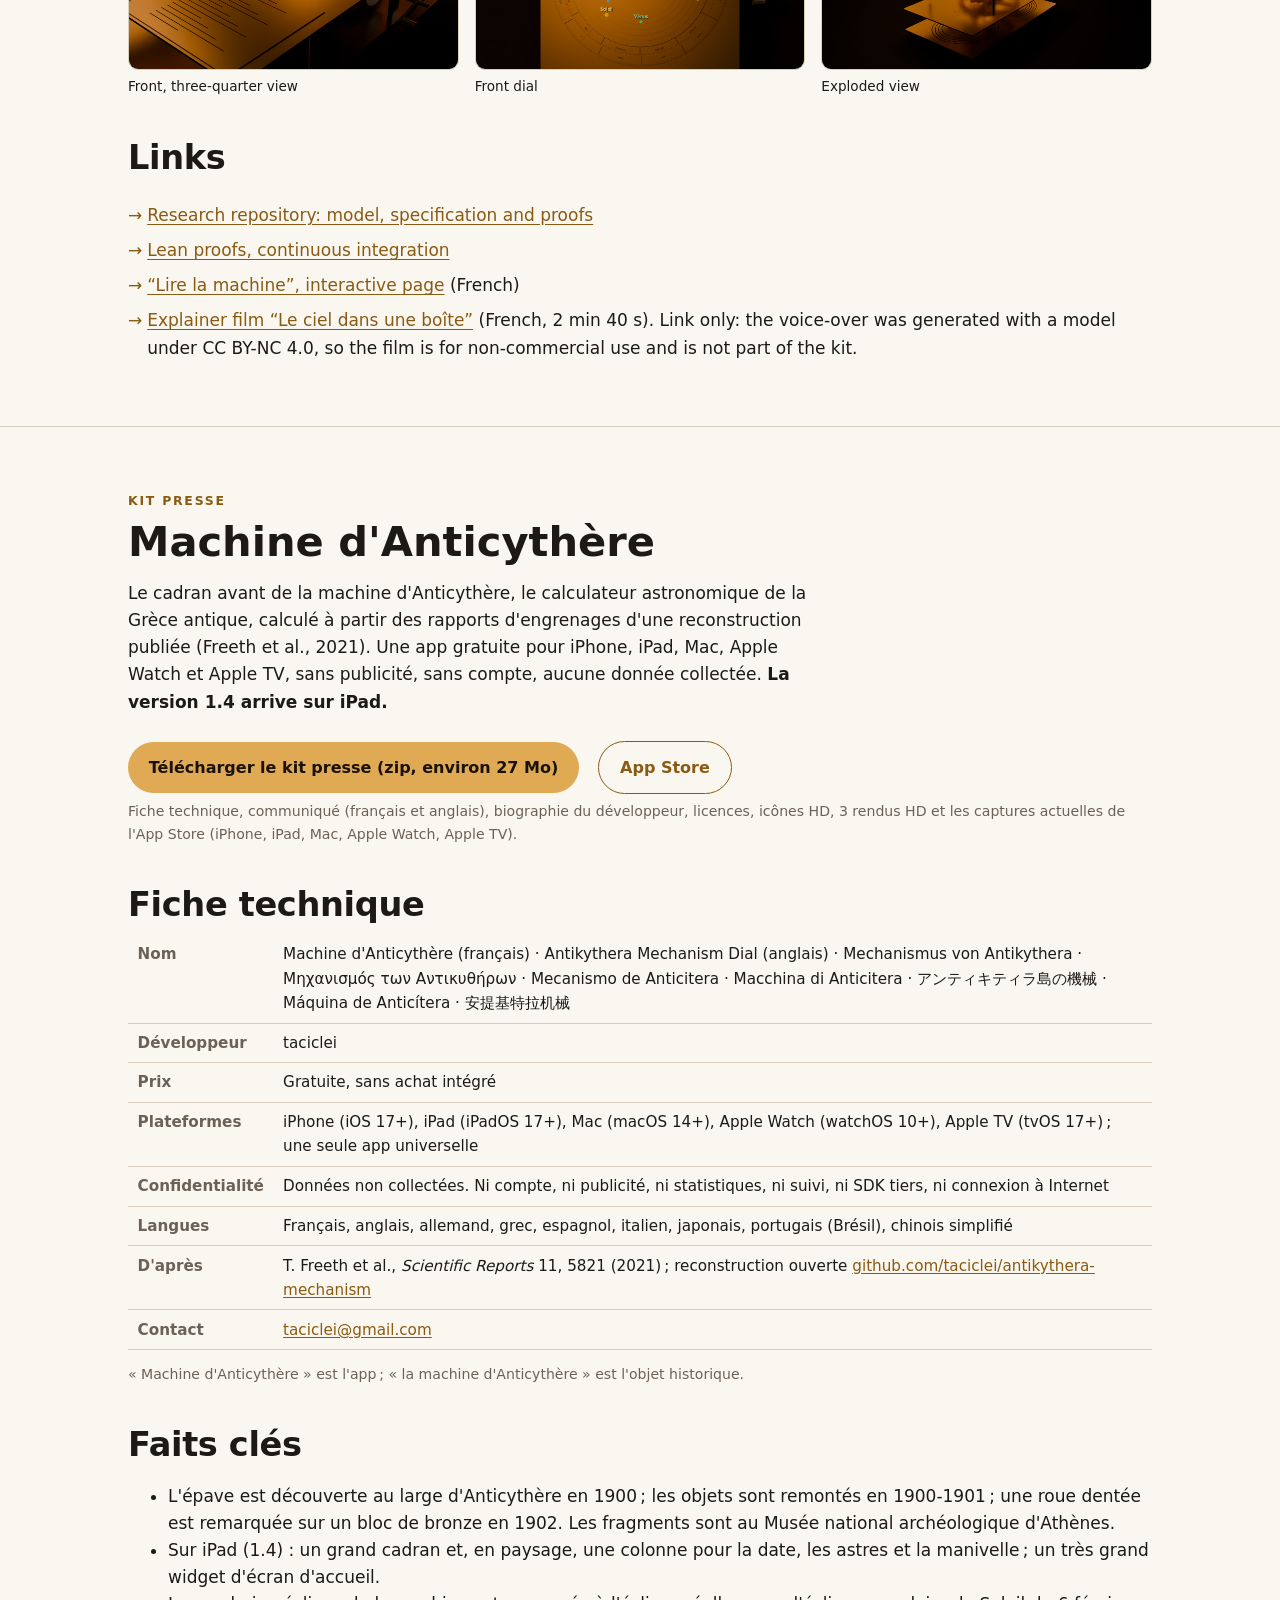
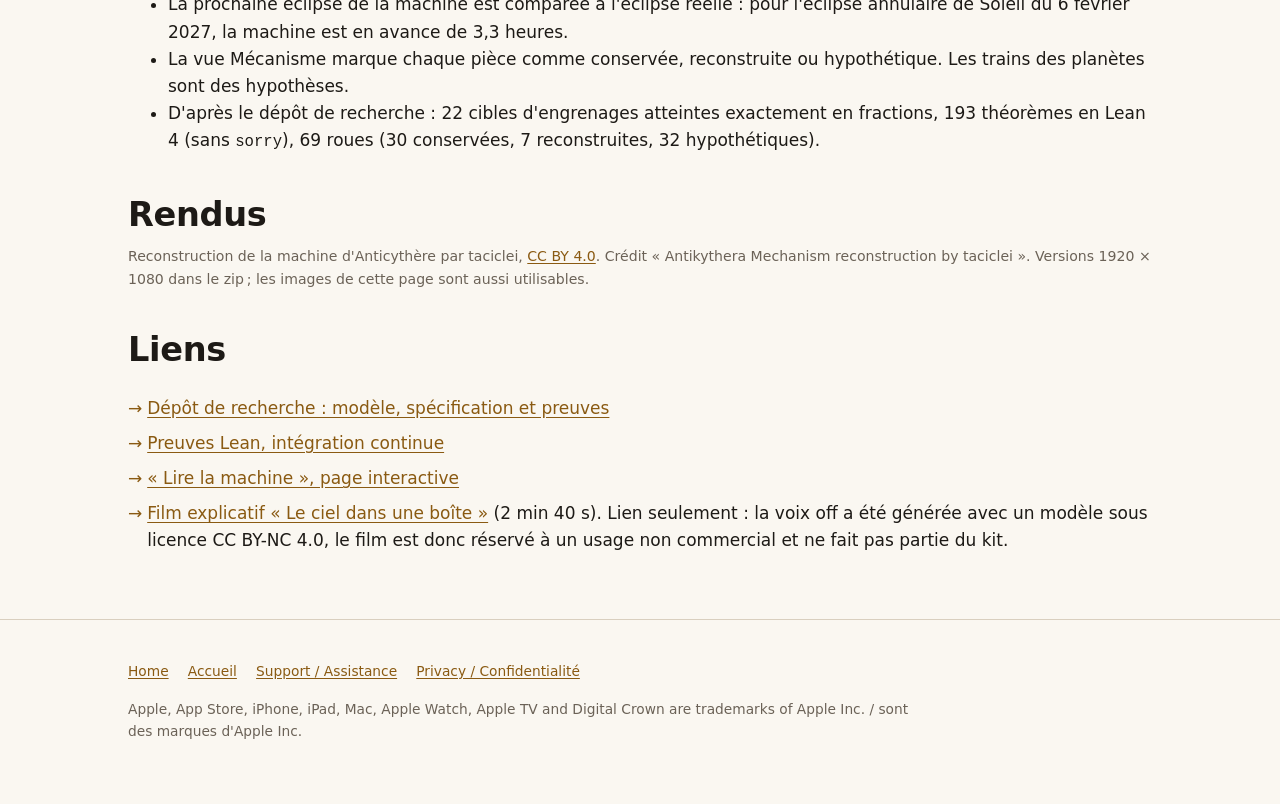
<file: press.html>
<!doctype html>
<html lang="en">
<head>
<meta charset="utf-8">
<meta name="viewport" content="width=device-width, initial-scale=1">
<title>Antikythera Mechanism Dial — Press kit / Kit presse</title>
<meta name="description" content="Press kit of Antikythera Mechanism Dial (Machine d'Anticythère): fact sheet, icons, renders, screenshots, press release. Kit presse : fiche technique, icônes, rendus, captures, communiqué.">
<meta name="color-scheme" content="light dark">
<link rel="canonical" href="https://taciclei.github.io/kosmolabe-site/press.html">
<link rel="icon" type="image/png" href="img/icon-64.png">
<meta property="og:type" content="website">
<meta property="og:site_name" content="Antikythera Mechanism Dial">
<meta property="og:title" content="Antikythera Mechanism Dial — Press kit / Kit presse">
<meta property="og:description" content="Fact sheet, icons, renders, screenshots and press release, in English and French.">
<meta property="og:url" content="https://taciclei.github.io/kosmolabe-site/press.html">
<meta property="og:image" content="https://taciclei.github.io/kosmolabe-site/img/og.jpg">
<meta property="og:image:width" content="1200">
<meta property="og:image:height" content="630">
<meta name="twitter:card" content="summary_large_image">
<meta name="twitter:image" content="https://taciclei.github.io/kosmolabe-site/img/og.jpg">
<link rel="stylesheet" href="assets/site.css">
</head>
<body>
<header class="top">
  <div class="wrap">
    <a class="brand" href="index.html"><img src="img/icon-64.png" alt="" width="32" height="32">Antikythera Mechanism Dial</a>
    <nav aria-label="Site">
      <a href="index.html">Home</a>
      <a href="press.html" aria-current="page">Press</a>
      <a href="support.html">Support</a>
      <a href="privacy.html">Privacy</a>
      <a href="#fr" lang="fr">Français plus bas</a>
    </nav>
  </div>
</header>

<main>
<section>
  <div class="wrap">
    <p class="eyebrow">Press kit</p>
    <h1 style="font-size:clamp(1.8rem,1.3rem + 2vw,2.6rem);margin:0 0 .8rem">Antikythera Mechanism Dial</h1>
    <p style="max-width:44rem">The front dial of the Antikythera Mechanism, the ancient Greek astronomical calculator, computed
      from the gear ratios of a published reconstruction (Freeth et al., 2021). A free app for iPhone, iPad, Mac, Apple Watch and
      Apple TV, with no ads, no account and no data collected. <strong>Version 1.4 brings it to iPad.</strong></p>
    <div class="cta">
      <a class="btn" href="press/antikythera-mechanism-dial-press-kit.zip" download>Download the press kit (zip, about 27 MB)</a>
      <a class="btn btn-line" href="https://apps.apple.com/app/id6820847358">App Store</a>
    </div>
    <p class="small muted">Fact sheet, press release (English and French), developer bio, licences, HD icons, 3 HD renders and
      the current App Store screenshots (iPhone, iPad, Mac, Apple Watch, Apple TV).</p>

    <h2 style="margin-top:2.5rem">Fact sheet</h2>
    <div class="table-scroll">
    <table>
      <tr><th scope="row">Name</th><td>Antikythera Mechanism Dial (English) · Machine d'Anticythère (French) · Mechanismus von Antikythera · Μηχανισμός των Αντικυθήρων · Mecanismo de Anticitera · Macchina di Anticitera · アンティキティラ島の機械 · Máquina de Anticítera · 安提基特拉机械</td></tr>
      <tr><th scope="row">Developer</th><td>taciclei</td></tr>
      <tr><th scope="row">Price</th><td>Free, no in-app purchase</td></tr>
      <tr><th scope="row">Platforms</th><td>iPhone (iOS 17+), iPad (iPadOS 17+), Mac (macOS 14+), Apple Watch (watchOS 10+), Apple TV (tvOS 17+); one universal app</td></tr>
      <tr><th scope="row">Privacy</th><td>Data Not Collected. No account, no ads, no analytics, no tracking, no third-party SDK, no internet connection</td></tr>
      <tr><th scope="row">Languages</th><td>English, French, German, Greek, Spanish, Italian, Japanese, Portuguese (Brazil), Simplified Chinese</td></tr>
      <tr><th scope="row">Based on</th><td>T. Freeth et al., <em>Scientific Reports</em> 11, 5821 (2021); open reconstruction <a href="https://github.com/taciclei/antikythera-mechanism">github.com/taciclei/antikythera-mechanism</a></td></tr>
      <tr><th scope="row">Contact</th><td><a href="mailto:taciclei@gmail.com">taciclei@gmail.com</a></td></tr>
    </table>
    </div>
    <p class="small muted" style="margin-top:.8rem">“Antikythera Mechanism Dial” is the app; “the Antikythera Mechanism” is the historical object.</p>

    <h2 style="margin-top:2.5rem">Key facts</h2>
    <ul>
      <li>The wreck was found off Antikythera in 1900; objects were raised in 1900–1901; a gear wheel was noticed on a bronze lump in 1902. The fragments are at the National Archaeological Museum in Athens.</li>
      <li>On iPad (1.4): a large dial and, in landscape, a column for the date, the celestial bodies and the crank; an extra-large Home Screen widget.</li>
      <li>The machine's next eclipse is compared with the real one: for the annular solar eclipse of 6 February 2027, the machine is 3.3 hours early.</li>
      <li>The Mechanism view marks each part as surviving, reconstructed or hypothetical. The planetary gear trains are hypotheses.</li>
      <li>According to the research repository: 22 gear-train targets matched exactly as fractions, 193 theorems in Lean 4 (no <code>sorry</code>), 69 gears (30 surviving, 7 reconstructed, 32 hypothetical).</li>
    </ul>

    <h2 style="margin-top:2.5rem">Renders</h2>
    <p class="small muted">Antikythera Mechanism reconstruction by taciclei, <a href="https://creativecommons.org/licenses/by/4.0/">CC BY 4.0</a>. Credit “Antikythera Mechanism reconstruction by taciclei”. 1920 × 1080 versions in the zip.</p>
    <div class="gallery">
      <figure><a href="img/render-front34.jpg"><img src="img/render-front34.jpg" alt="Render: the reconstructed mechanism, three-quarter view of the front dial" width="1280" height="720" loading="lazy"></a><figcaption>Front, three-quarter view</figcaption></figure>
      <figure><a href="img/render-front.jpg"><img src="img/render-front.jpg" alt="Render: the front dial seen face on" width="1280" height="720" loading="lazy"></a><figcaption>Front dial</figcaption></figure>
      <figure><a href="img/render-exploded.jpg"><img src="img/render-exploded.jpg" alt="Render: exploded view of the plates and the gears" width="1280" height="720" loading="lazy"></a><figcaption>Exploded view</figcaption></figure>
    </div>

    <h2 style="margin-top:2.5rem">Links</h2>
    <ul class="links">
      <li><a href="https://github.com/taciclei/antikythera-mechanism">Research repository: model, specification and proofs</a></li>
      <li><a href="https://github.com/taciclei/antikythera-mechanism/actions/workflows/lean.yml">Lean proofs, continuous integration</a></li>
      <li><a href="https://taciclei.github.io/antikythera-mechanism/lire/" hreflang="fr">“Lire la machine”, interactive page</a> (French)</li>
      <li><a href="https://youtu.be/eXvYkouJy_w" hreflang="fr">Explainer film “Le ciel dans une boîte”</a> (French, 2 min 40 s). Link only: the voice-over was generated with a model under CC BY-NC 4.0, so the film is for non-commercial use and is not part of the kit.</li>
    </ul>
  </div>
</section>

<hr style="border:none;border-top:1px solid var(--line);margin:0">

<section id="fr" lang="fr">
  <div class="wrap">
    <p class="eyebrow">Kit presse</p>
    <h1 style="font-size:clamp(1.8rem,1.3rem + 2vw,2.6rem);margin:0 0 .8rem">Machine d'Anticythère</h1>
    <p style="max-width:44rem">Le cadran avant de la machine d'Anticythère, le calculateur astronomique de la Grèce antique,
      calculé à partir des rapports d'engrenages d'une reconstruction publiée (Freeth et al., 2021). Une app gratuite pour
      iPhone, iPad, Mac, Apple Watch et Apple TV, sans publicité, sans compte, aucune donnée collectée. <strong>La version 1.4
      arrive sur iPad.</strong></p>
    <div class="cta">
      <a class="btn" href="press/antikythera-mechanism-dial-press-kit.zip" download>Télécharger le kit presse (zip, environ 27 Mo)</a>
      <a class="btn btn-line" href="https://apps.apple.com/app/id6820847358">App Store</a>
    </div>
    <p class="small muted">Fiche technique, communiqué (français et anglais), biographie du développeur, licences, icônes HD,
      3 rendus HD et les captures actuelles de l'App Store (iPhone, iPad, Mac, Apple Watch, Apple TV).</p>

    <h2 style="margin-top:2.5rem">Fiche technique</h2>
    <div class="table-scroll">
    <table>
      <tr><th scope="row">Nom</th><td>Machine d'Anticythère (français) · Antikythera Mechanism Dial (anglais) · Mechanismus von Antikythera · Μηχανισμός των Αντικυθήρων · Mecanismo de Anticitera · Macchina di Anticitera · アンティキティラ島の機械 · Máquina de Anticítera · 安提基特拉机械</td></tr>
      <tr><th scope="row">Développeur</th><td>taciclei</td></tr>
      <tr><th scope="row">Prix</th><td>Gratuite, sans achat intégré</td></tr>
      <tr><th scope="row">Plateformes</th><td>iPhone (iOS 17+), iPad (iPadOS 17+), Mac (macOS 14+), Apple Watch (watchOS 10+), Apple TV (tvOS 17+) ; une seule app universelle</td></tr>
      <tr><th scope="row">Confidentialité</th><td>Données non collectées. Ni compte, ni publicité, ni statistiques, ni suivi, ni SDK tiers, ni connexion à Internet</td></tr>
      <tr><th scope="row">Langues</th><td>Français, anglais, allemand, grec, espagnol, italien, japonais, portugais (Brésil), chinois simplifié</td></tr>
      <tr><th scope="row">D'après</th><td>T. Freeth et al., <em>Scientific Reports</em> 11, 5821 (2021) ; reconstruction ouverte <a href="https://github.com/taciclei/antikythera-mechanism">github.com/taciclei/antikythera-mechanism</a></td></tr>
      <tr><th scope="row">Contact</th><td><a href="mailto:taciclei@gmail.com">taciclei@gmail.com</a></td></tr>
    </table>
    </div>
    <p class="small muted" style="margin-top:.8rem">« Machine d'Anticythère » est l'app ; « la machine d'Anticythère » est l'objet historique.</p>

    <h2 style="margin-top:2.5rem">Faits clés</h2>
    <ul>
      <li>L'épave est découverte au large d'Anticythère en 1900 ; les objets sont remontés en 1900-1901 ; une roue dentée est remarquée sur un bloc de bronze en 1902. Les fragments sont au Musée national archéologique d'Athènes.</li>
      <li>Sur iPad (1.4) : un grand cadran et, en paysage, une colonne pour la date, les astres et la manivelle ; un très grand widget d'écran d'accueil.</li>
      <li>La prochaine éclipse de la machine est comparée à l'éclipse réelle : pour l'éclipse annulaire de Soleil du 6 février 2027, la machine est en avance de 3,3 heures.</li>
      <li>La vue Mécanisme marque chaque pièce comme conservée, reconstruite ou hypothétique. Les trains des planètes sont des hypothèses.</li>
      <li>D'après le dépôt de recherche : 22 cibles d'engrenages atteintes exactement en fractions, 193 théorèmes en Lean 4 (sans <code>sorry</code>), 69 roues (30 conservées, 7 reconstruites, 32 hypothétiques).</li>
    </ul>

    <h2 style="margin-top:2.5rem">Rendus</h2>
    <p class="small muted">Reconstruction de la machine d'Anticythère par taciclei, <a href="https://creativecommons.org/licenses/by/4.0/deed.fr">CC BY 4.0</a>. Crédit « Antikythera Mechanism reconstruction by taciclei ». Versions 1920 × 1080 dans le zip ; les images de cette page sont aussi utilisables.</p>

    <h2 style="margin-top:2.5rem">Liens</h2>
    <ul class="links">
      <li><a href="https://github.com/taciclei/antikythera-mechanism">Dépôt de recherche : modèle, spécification et preuves</a></li>
      <li><a href="https://github.com/taciclei/antikythera-mechanism/actions/workflows/lean.yml">Preuves Lean, intégration continue</a></li>
      <li><a href="https://taciclei.github.io/antikythera-mechanism/lire/">« Lire la machine », page interactive</a></li>
      <li><a href="https://youtu.be/eXvYkouJy_w">Film explicatif « Le ciel dans une boîte »</a> (2 min 40 s). Lien seulement : la voix off a été générée avec un modèle sous licence CC BY-NC 4.0, le film est donc réservé à un usage non commercial et ne fait pas partie du kit.</li>
    </ul>
  </div>
</section>
</main>

<footer>
  <div class="wrap">
    <nav aria-label="Footer">
      <a href="index.html">Home</a>
      <a href="fr.html" lang="fr">Accueil</a>
      <a href="support.html">Support / Assistance</a>
      <a href="privacy.html">Privacy / Confidentialité</a>
    </nav>
    <p>Apple, App Store, iPhone, iPad, Mac, Apple Watch, Apple TV and Digital Crown are trademarks of Apple Inc.
      / sont des marques d'Apple Inc.</p>
  </div>
</footer>
</body>
</html>
</file>
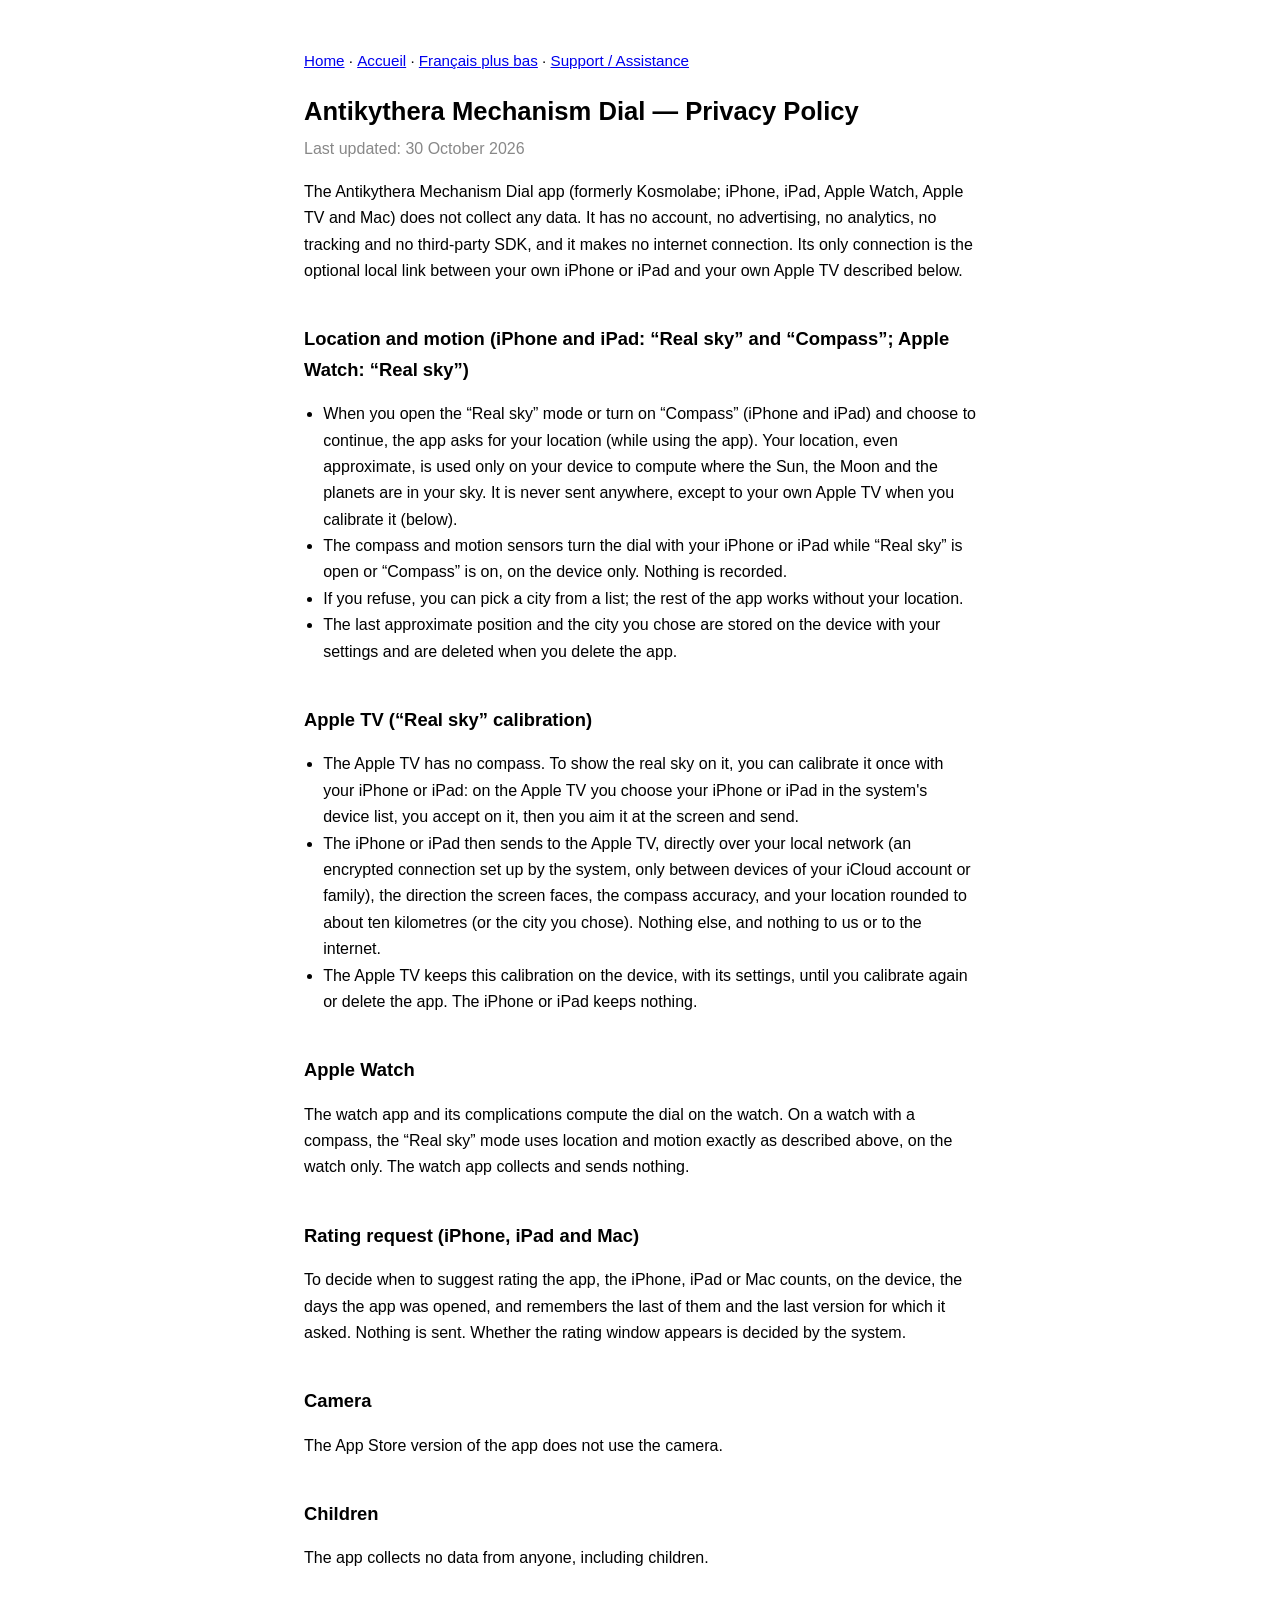
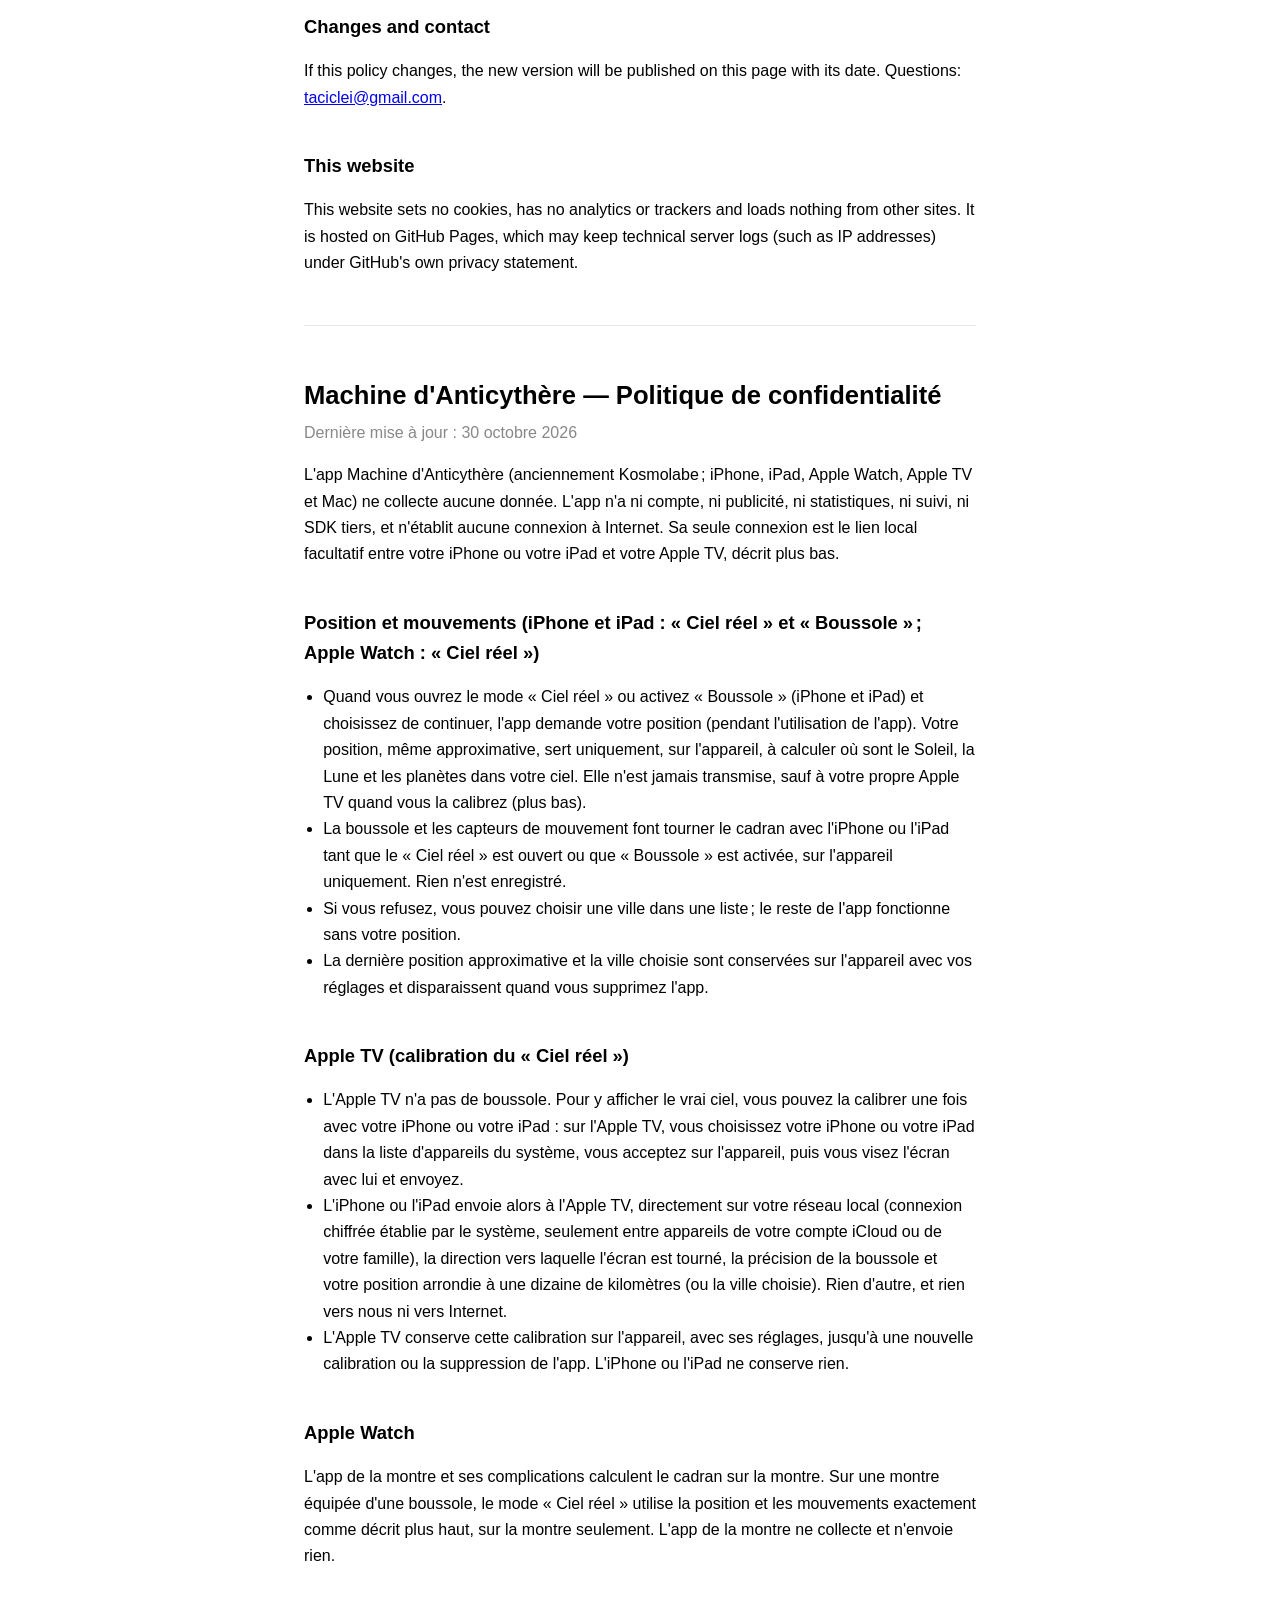
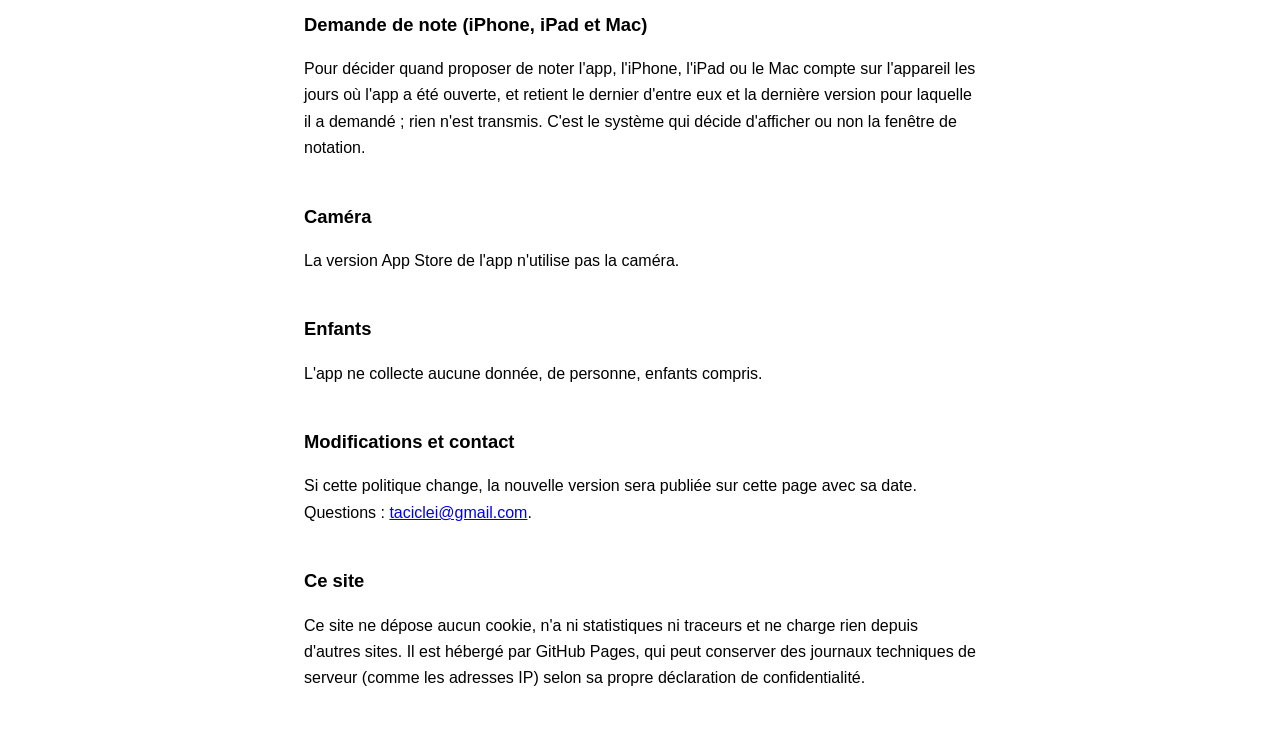
<file: privacy.html>
<!doctype html>
<html lang="en">
<head>
<meta charset="utf-8">
<meta name="viewport" content="width=device-width, initial-scale=1">
<title>Antikythera Mechanism Dial (Machine d'Anticythère) — Privacy Policy / Confidentialité</title>
<link rel="icon" type="image/png" href="img/icon-64.png">
<style>
  :root { color-scheme: light dark; }
  body { max-width: 42rem; margin: 3rem auto; padding: 0 1.25rem;
         font: 16px/1.65 -apple-system, BlinkMacSystemFont, "Segoe UI", sans-serif; }
  h1 { font-size: 1.6rem; margin-bottom: .25rem; }
  h2 { font-size: 1.15rem; margin-top: 2.5rem; }
  .date { color: #888; margin-top: 0; }
  ul { padding-left: 1.2rem; }
  hr { border: none; border-top: 1px solid #8883; margin: 3rem 0; }
  nav { font-size: .95rem; }
</style>
</head>
<body>
<nav><a href="index.html">Home</a> · <a href="fr.html" lang="fr">Accueil</a> · <a href="#fr">Français plus bas</a> · <a href="support.html">Support / Assistance</a></nav>

<h1>Antikythera Mechanism Dial — Privacy Policy</h1>
<p class="date">Last updated: 30 October 2026</p>

<p>The Antikythera Mechanism Dial app (formerly Kosmolabe; iPhone, iPad, Apple Watch, Apple TV and Mac) does not collect any data. It has no account, no advertising,
no analytics, no tracking and no third-party SDK, and it makes no internet connection. Its only connection is
the optional local link between your own iPhone or iPad and your own Apple TV described below.</p>

<h2>Location and motion (iPhone and iPad: “Real sky” and “Compass”; Apple Watch: “Real sky”)</h2>
<ul>
  <li>When you open the “Real sky” mode or turn on “Compass” (iPhone and iPad) and choose to continue, the app asks
      for your location (while using the app). Your location, even approximate, is used only on your device to compute
      where the Sun, the Moon and the planets are in your sky. It is never sent anywhere, except to your
      own Apple TV when you calibrate it (below).</li>
  <li>The compass and motion sensors turn the dial with your iPhone or iPad while “Real sky” is open or “Compass” is
      on, on the device only. Nothing is recorded.</li>
  <li>If you refuse, you can pick a city from a list; the rest of the app works without your location.</li>
  <li>The last approximate position and the city you chose are stored on the device with your settings
      and are deleted when you delete the app.</li>
</ul>

<h2>Apple TV (“Real sky” calibration)</h2>
<ul>
  <li>The Apple TV has no compass. To show the real sky on it, you can calibrate it once with your iPhone or iPad:
      on the Apple TV you choose your iPhone or iPad in the system's device list, you accept on it, then you aim
      it at the screen and send.</li>
  <li>The iPhone or iPad then sends to the Apple TV, directly over your local network (an encrypted connection set up
      by the system, only between devices of your iCloud account or family), the direction the screen faces,
      the compass accuracy, and your location rounded to about ten kilometres (or the city you chose).
      Nothing else, and nothing to us or to the internet.</li>
  <li>The Apple TV keeps this calibration on the device, with its settings, until you calibrate again or delete
      the app. The iPhone or iPad keeps nothing.</li>
</ul>

<h2>Apple Watch</h2>
<p>The watch app and its complications compute the dial on the watch. On a watch with a compass, the “Real sky” mode uses location and motion exactly as described above, on the watch only. The watch app collects and sends nothing.</p>

<h2>Rating request (iPhone, iPad and Mac)</h2>
<p>To decide when to suggest rating the app, the iPhone, iPad or Mac counts, on the device, the days the app was
opened, and remembers the last of them and the last version for which it asked. Nothing is sent. Whether the rating
window appears is decided by the system.</p>

<h2>Camera</h2>
<p>The App Store version of the app does not use the camera.</p>

<h2>Children</h2>
<p>The app collects no data from anyone, including children.</p>

<h2>Changes and contact</h2>
<p>If this policy changes, the new version will be published on this page with its date.
Questions: <a href="mailto:taciclei@gmail.com">taciclei@gmail.com</a>.</p>

<h2>This website</h2>
<p>This website sets no cookies, has no analytics or trackers and loads nothing from other sites. It is hosted on GitHub Pages, which may keep technical server logs (such as IP addresses) under GitHub's own privacy statement.</p>

<hr>

<h1 id="fr" lang="fr">Machine d'Anticythère — Politique de confidentialité</h1>
<div lang="fr">
<p class="date">Dernière mise à jour : 30 octobre 2026</p>

<p>L'app Machine d'Anticythère (anciennement Kosmolabe ; iPhone, iPad, Apple Watch, Apple TV et Mac) ne collecte aucune donnée. L'app n'a ni compte, ni publicité,
ni statistiques, ni suivi, ni SDK tiers, et n'établit aucune connexion à Internet. Sa seule connexion est le lien
local facultatif entre votre iPhone ou votre iPad et votre Apple TV, décrit plus bas.</p>

<h2>Position et mouvements (iPhone et iPad : « Ciel réel » et « Boussole » ; Apple Watch : « Ciel réel »)</h2>
<ul>
  <li>Quand vous ouvrez le mode « Ciel réel » ou activez « Boussole » (iPhone et iPad) et choisissez de continuer,
      l'app demande votre position (pendant l'utilisation de l'app). Votre position, même approximative, sert uniquement, sur l'appareil,
      à calculer où sont le Soleil, la Lune et les planètes dans votre ciel. Elle n'est jamais transmise, sauf à
      votre propre Apple TV quand vous la calibrez (plus bas).</li>
  <li>La boussole et les capteurs de mouvement font tourner le cadran avec l'iPhone ou l'iPad tant que le « Ciel réel »
      est ouvert ou que « Boussole » est activée, sur l'appareil uniquement. Rien n'est enregistré.</li>
  <li>Si vous refusez, vous pouvez choisir une ville dans une liste ; le reste de l'app fonctionne sans votre
      position.</li>
  <li>La dernière position approximative et la ville choisie sont conservées sur l'appareil avec vos réglages
      et disparaissent quand vous supprimez l'app.</li>
</ul>

<h2>Apple TV (calibration du « Ciel réel »)</h2>
<ul>
  <li>L'Apple TV n'a pas de boussole. Pour y afficher le vrai ciel, vous pouvez la calibrer une fois avec votre
      iPhone ou votre iPad : sur l'Apple TV, vous choisissez votre iPhone ou votre iPad dans la liste d'appareils du
      système, vous acceptez sur l'appareil, puis vous visez l'écran avec lui et envoyez.</li>
  <li>L'iPhone ou l'iPad envoie alors à l'Apple TV, directement sur votre réseau local (connexion chiffrée établie par le
      système, seulement entre appareils de votre compte iCloud ou de votre famille), la direction vers laquelle
      l'écran est tourné, la précision de la boussole et votre position arrondie à une dizaine de kilomètres (ou la
      ville choisie). Rien d'autre, et rien vers nous ni vers Internet.</li>
  <li>L'Apple TV conserve cette calibration sur l'appareil, avec ses réglages, jusqu'à une nouvelle calibration ou
      la suppression de l'app. L'iPhone ou l'iPad ne conserve rien.</li>
</ul>

<h2>Apple Watch</h2>
<p>L'app de la montre et ses complications calculent le cadran sur la montre. Sur une montre équipée d'une boussole,
le mode « Ciel réel » utilise la position et les mouvements exactement comme décrit plus haut, sur la montre seulement.
L'app de la montre ne collecte et n'envoie rien.</p>

<h2>Demande de note (iPhone, iPad et Mac)</h2>
<p>Pour décider quand proposer de noter l'app, l'iPhone, l'iPad ou le Mac compte sur l'appareil les jours où l'app a
été ouverte, et retient le dernier d'entre eux et la dernière version pour laquelle il a demandé ; rien n'est transmis.
C'est le système qui décide d'afficher ou non la fenêtre de notation.</p>

<h2>Caméra</h2>
<p>La version App Store de l'app n'utilise pas la caméra.</p>

<h2>Enfants</h2>
<p>L'app ne collecte aucune donnée, de personne, enfants compris.</p>

<h2>Modifications et contact</h2>
<p>Si cette politique change, la nouvelle version sera publiée sur cette page avec sa date.
Questions : <a href="mailto:taciclei@gmail.com">taciclei@gmail.com</a>.</p>

<h2>Ce site</h2>
<p>Ce site ne dépose aucun cookie, n'a ni statistiques ni traceurs et ne charge rien depuis d'autres sites. Il est hébergé par GitHub Pages, qui peut conserver des journaux techniques de serveur (comme les adresses IP) selon sa propre déclaration de confidentialité.</p>
</div>
</body>
</html>
</file>
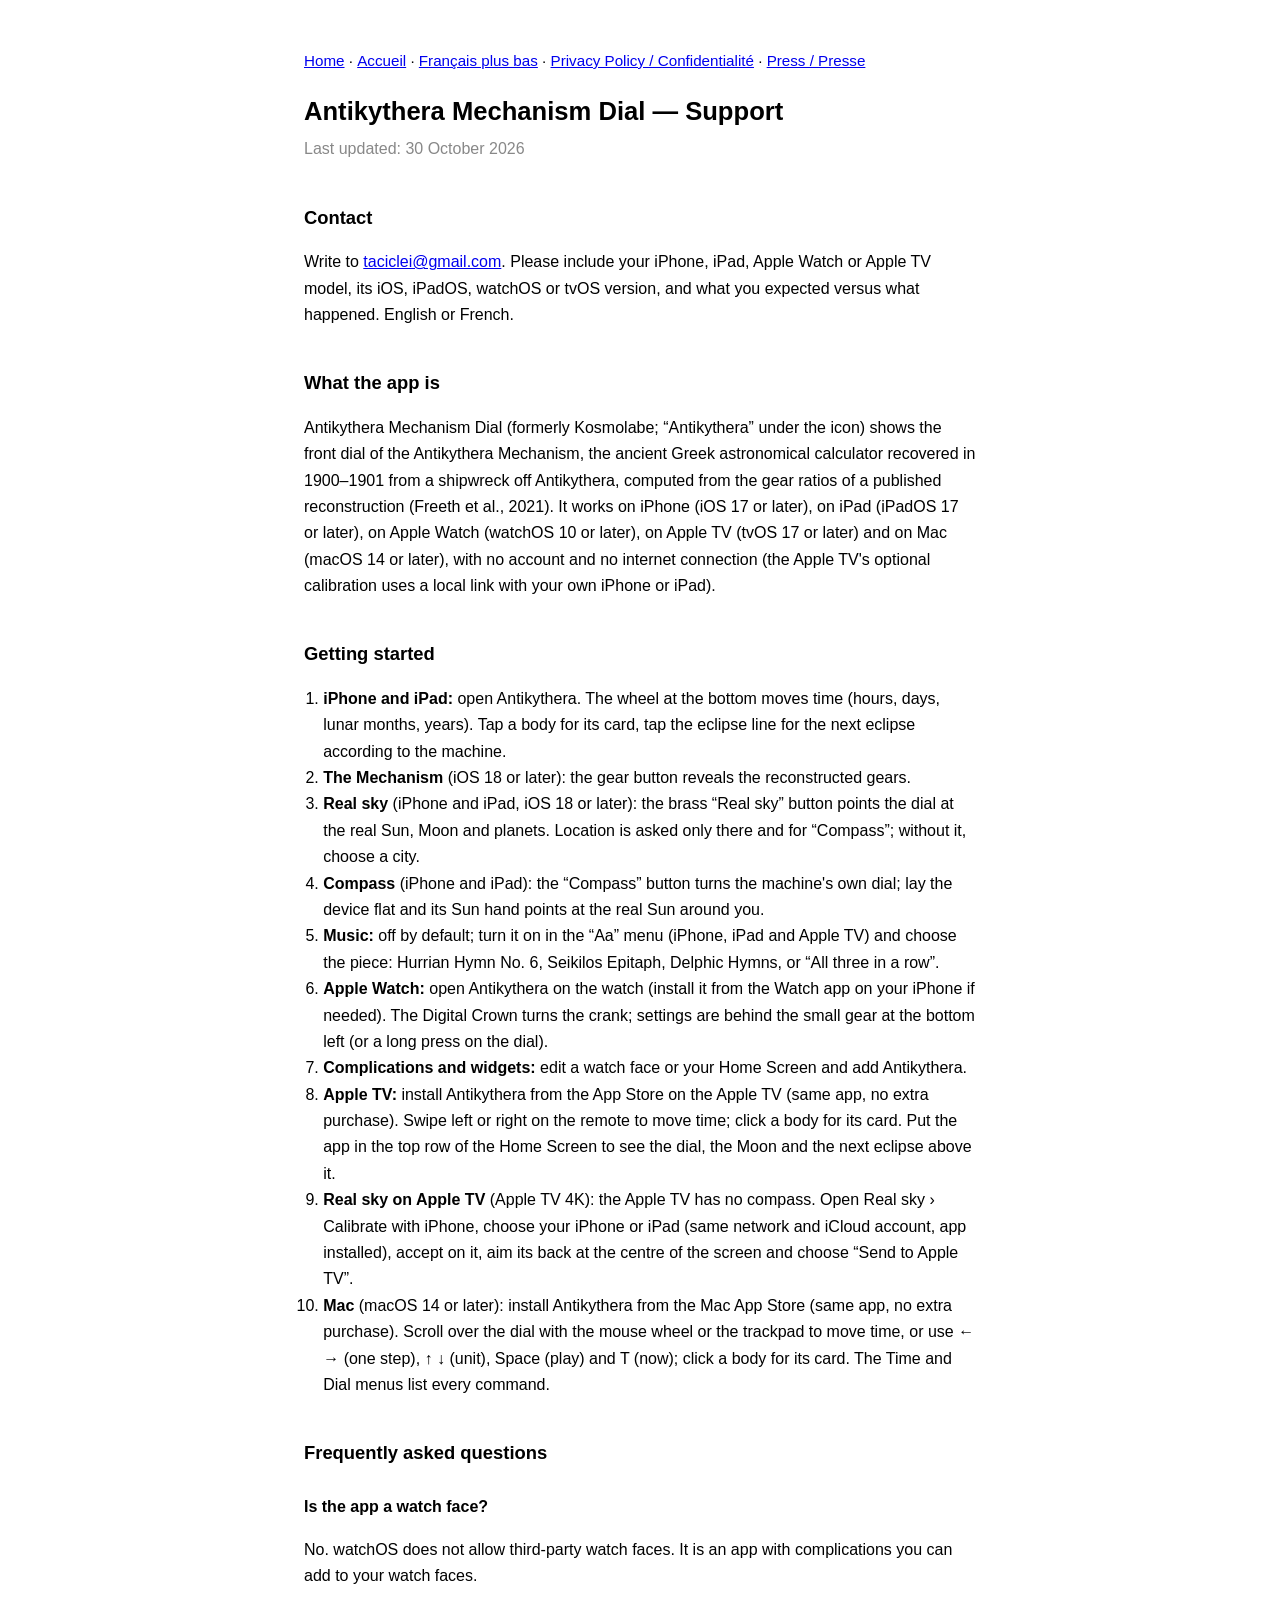
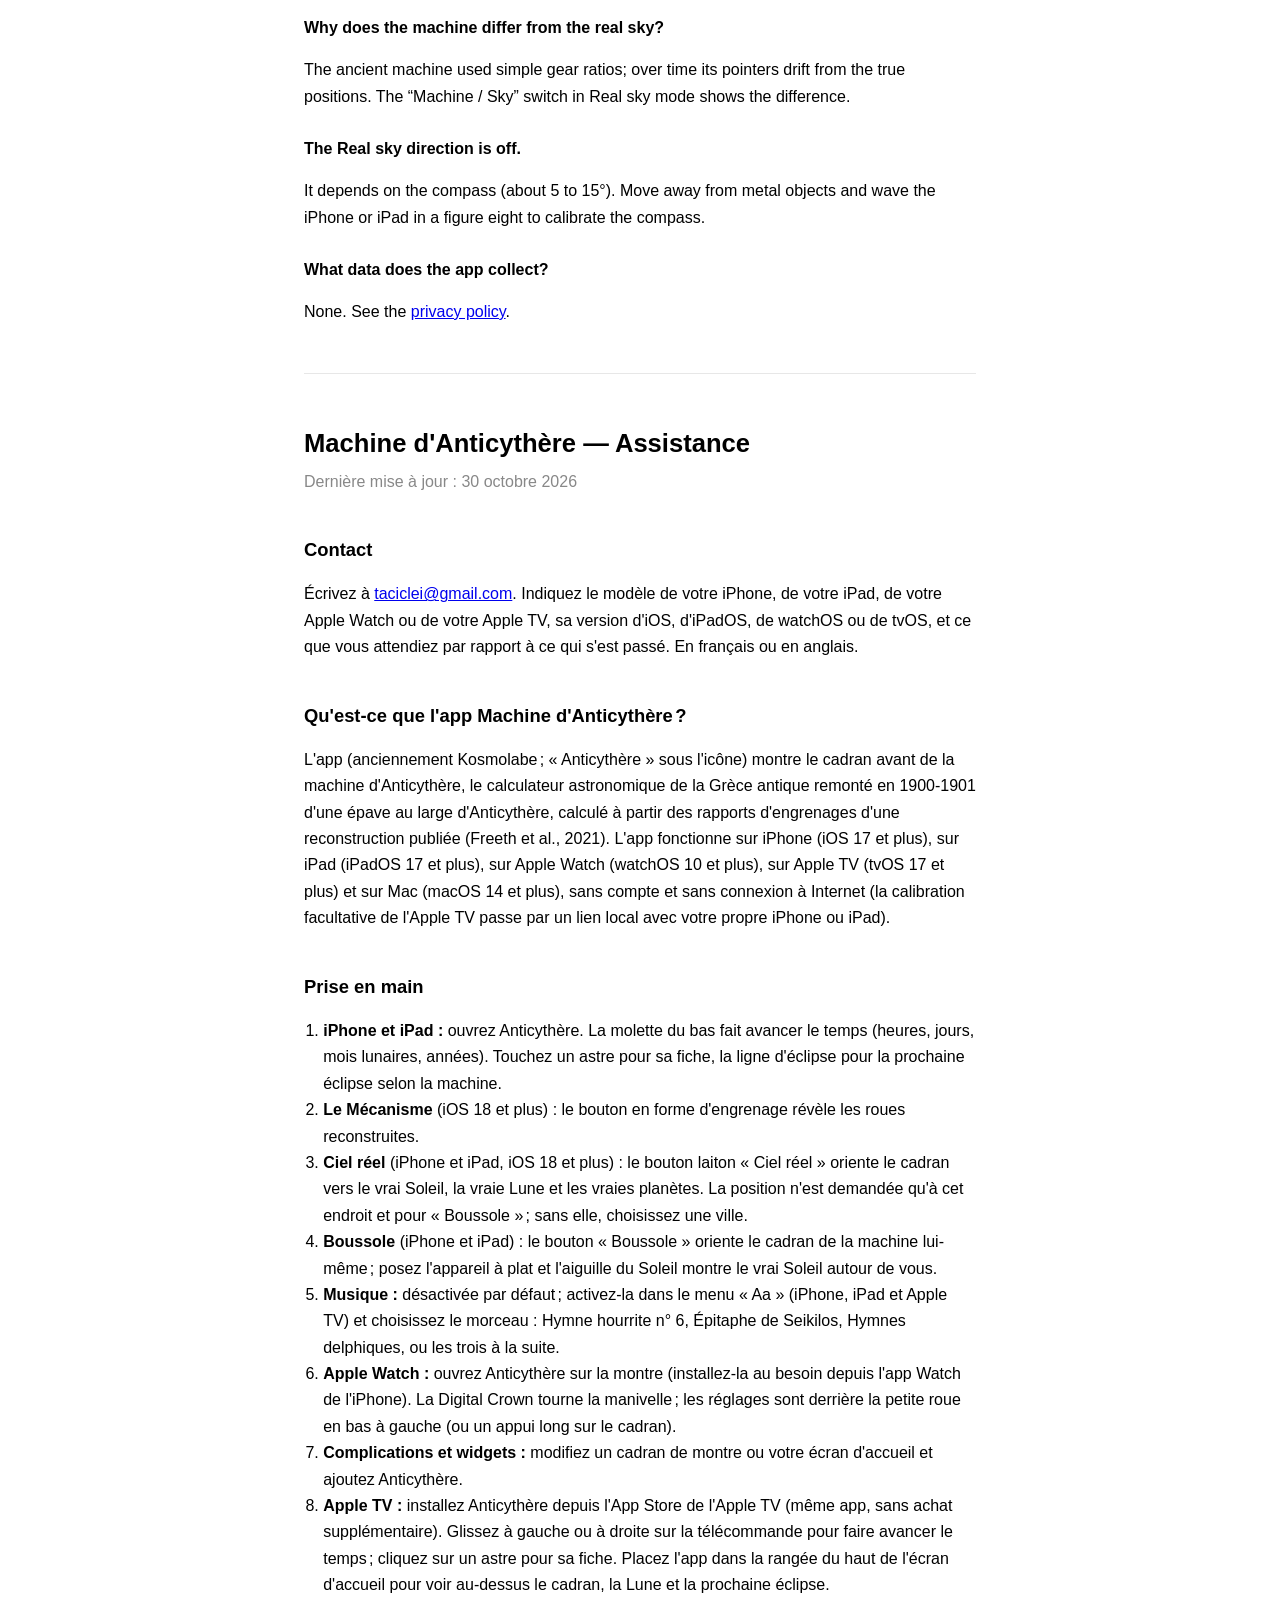
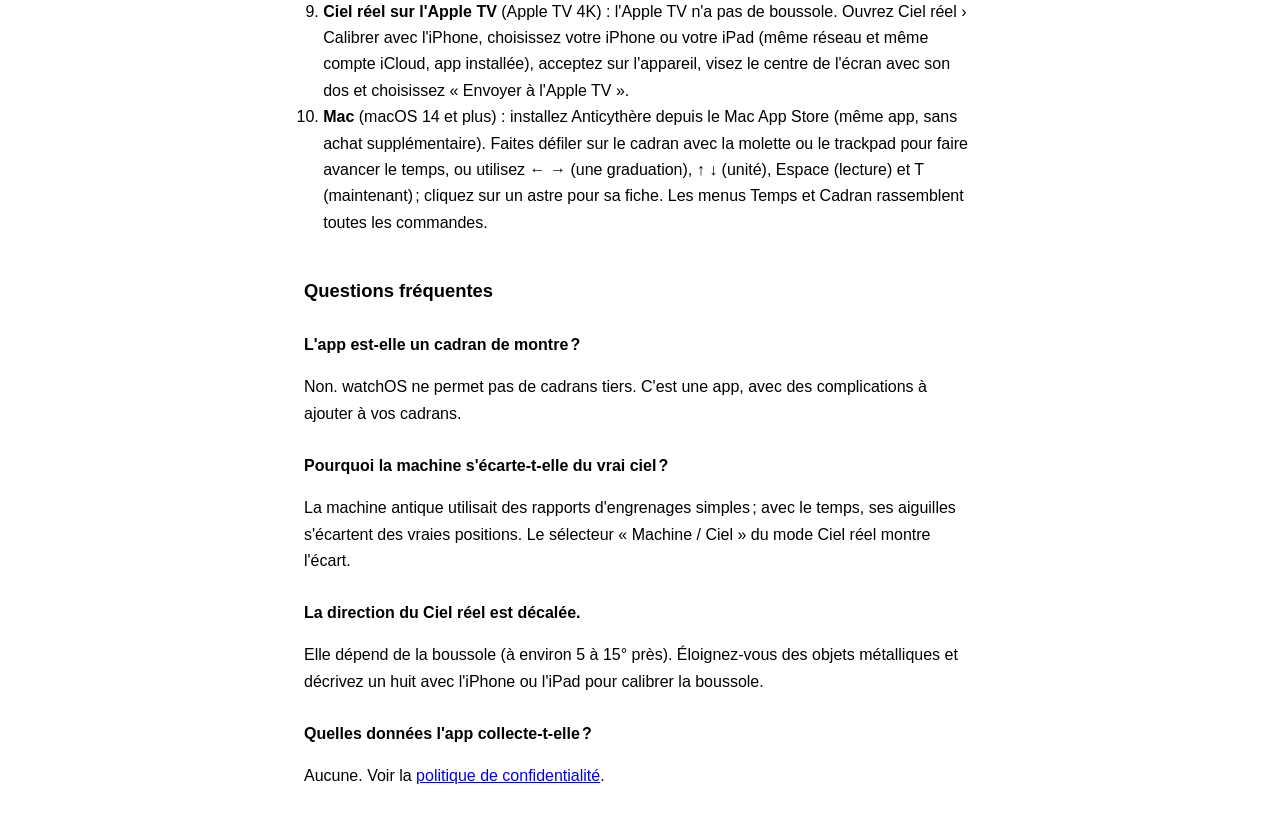
<file: support.html>
<!doctype html>
<html lang="en">
<head>
<meta charset="utf-8">
<meta name="viewport" content="width=device-width, initial-scale=1">
<title>Antikythera Mechanism Dial (Machine d'Anticythère) — Support / Assistance</title>
<link rel="icon" type="image/png" href="img/icon-64.png">
<style>
  :root { color-scheme: light dark; }
  body { max-width: 42rem; margin: 3rem auto; padding: 0 1.25rem;
         font: 16px/1.65 -apple-system, BlinkMacSystemFont, "Segoe UI", sans-serif; }
  h1 { font-size: 1.6rem; margin-bottom: .25rem; }
  h2 { font-size: 1.15rem; margin-top: 2.5rem; }
  h3 { font-size: 1rem; margin-top: 1.6rem; margin-bottom: .2rem; }
  .date { color: #888; margin-top: 0; }
  ul, ol { padding-left: 1.2rem; }
  hr { border: none; border-top: 1px solid #8883; margin: 3rem 0; }
  nav { font-size: .95rem; }
</style>
</head>
<body>
<nav><a href="index.html">Home</a> · <a href="fr.html" lang="fr">Accueil</a> · <a href="#fr">Français plus bas</a> · <a href="privacy.html">Privacy Policy / Confidentialité</a> · <a href="press.html">Press / Presse</a></nav>

<h1>Antikythera Mechanism Dial — Support</h1>
<p class="date">Last updated: 30 October 2026</p>

<h2>Contact</h2>
<p>Write to <a href="mailto:taciclei@gmail.com">taciclei@gmail.com</a>. Please include your iPhone,
iPad, Apple Watch or Apple TV model, its iOS, iPadOS, watchOS or tvOS version, and what you expected versus what happened.
English or French.</p>

<h2>What the app is</h2>
<p>Antikythera Mechanism Dial (formerly Kosmolabe; “Antikythera” under the icon) shows the front dial of the
Antikythera Mechanism, the ancient Greek astronomical calculator recovered in 1900–1901 from a shipwreck off Antikythera,
computed from the gear ratios of a published reconstruction (Freeth et al., 2021). It works on iPhone
(iOS 17 or later), on iPad (iPadOS 17 or later), on Apple Watch (watchOS 10 or later), on Apple TV (tvOS 17 or later) and on Mac (macOS 14 or later), with no account
and no internet connection (the Apple TV's optional calibration uses a local link with your own iPhone or iPad).</p>

<h2>Getting started</h2>
<ol>
  <li><strong>iPhone and iPad:</strong> open Antikythera. The wheel at the bottom moves time (hours, days, lunar months,
      years). Tap a body for its card, tap the eclipse line for the next eclipse according to the machine.</li>
  <li><strong>The Mechanism</strong> (iOS 18 or later): the gear button reveals the reconstructed gears.</li>
  <li><strong>Real sky</strong> (iPhone and iPad, iOS 18 or later): the brass “Real sky” button points the dial at the real Sun, Moon and
      planets. Location is asked only there and for “Compass”; without it, choose a city.</li>
  <li><strong>Compass</strong> (iPhone and iPad): the “Compass” button turns the machine's own dial; lay the device flat and
      its Sun hand points at the real Sun around you.</li>
  <li><strong>Music:</strong> off by default; turn it on in the “Aa” menu (iPhone, iPad and Apple TV) and choose the
      piece: Hurrian Hymn No. 6, Seikilos Epitaph, Delphic Hymns, or “All three in a row”.</li>
  <li><strong>Apple Watch:</strong> open Antikythera on the watch (install it from the Watch app on your iPhone if
      needed). The Digital Crown turns the crank; settings are behind the small gear at the bottom left
      (or a long press on the dial).</li>
  <li><strong>Complications and widgets:</strong> edit a watch face or your Home Screen and add Antikythera.</li>
  <li><strong>Apple TV:</strong> install Antikythera from the App Store on the Apple TV (same app, no extra
      purchase). Swipe left or right on the remote to move time; click a body for its card. Put the app in the top
      row of the Home Screen to see the dial, the Moon and the next eclipse above it.</li>
  <li><strong>Real sky on Apple TV</strong> (Apple TV 4K): the Apple TV has no compass. Open Real sky ›
      Calibrate with iPhone, choose your iPhone or iPad (same network and iCloud account, app installed), accept on
      it, aim its back at the centre of the screen and choose “Send to Apple TV”.</li>
  <li><strong>Mac</strong> (macOS 14 or later): install Antikythera from the Mac App Store (same app, no extra
      purchase). Scroll over the dial with the mouse wheel or the trackpad to move time, or use ← → (one step),
      ↑ ↓ (unit), Space (play) and T (now); click a body for its card. The Time and Dial menus list every command.</li>
</ol>

<h2>Frequently asked questions</h2>
<h3>Is the app a watch face?</h3>
<p>No. watchOS does not allow third-party watch faces. It is an app with complications you can add
to your watch faces.</p>
<h3>Why does the machine differ from the real sky?</h3>
<p>The ancient machine used simple gear ratios; over time its pointers drift from the true positions.
The “Machine / Sky” switch in Real sky mode shows the difference.</p>
<h3>The Real sky direction is off.</h3>
<p>It depends on the compass (about 5 to 15°). Move away from metal objects and wave the iPhone or iPad in a figure
eight to calibrate the compass.</p>
<h3>What data does the app collect?</h3>
<p>None. See the <a href="privacy.html">privacy policy</a>.</p>

<hr>

<h1 id="fr" lang="fr">Machine d'Anticythère — Assistance</h1>
<div lang="fr">
<p class="date">Dernière mise à jour : 30 octobre 2026</p>

<h2>Contact</h2>
<p>Écrivez à <a href="mailto:taciclei@gmail.com">taciclei@gmail.com</a>. Indiquez le modèle de votre iPhone,
de votre iPad, de votre Apple Watch ou de votre Apple TV, sa version d'iOS, d'iPadOS, de watchOS ou de tvOS, et ce que vous attendiez par rapport à ce qui s'est
passé. En français ou en anglais.</p>

<h2>Qu'est-ce que l'app Machine d'Anticythère ?</h2>
<p>L'app (anciennement Kosmolabe ; « Anticythère » sous l'icône) montre le cadran avant de la machine
d'Anticythère, le calculateur astronomique de la Grèce antique remonté en 1900-1901 d'une épave au large
d'Anticythère, calculé à partir des rapports d'engrenages d'une reconstruction publiée (Freeth et al., 2021).
L'app fonctionne sur iPhone (iOS 17 et plus), sur iPad (iPadOS 17 et plus), sur Apple Watch (watchOS 10 et plus), sur Apple TV (tvOS 17
et plus) et sur Mac (macOS 14 et plus), sans compte et sans connexion à Internet (la calibration facultative de l'Apple TV passe par un lien
local avec votre propre iPhone ou iPad).</p>

<h2>Prise en main</h2>
<ol>
  <li><strong>iPhone et iPad :</strong> ouvrez Anticythère. La molette du bas fait avancer le temps (heures, jours, mois
      lunaires, années). Touchez un astre pour sa fiche, la ligne d'éclipse pour la prochaine éclipse selon la
      machine.</li>
  <li><strong>Le Mécanisme</strong> (iOS 18 et plus) : le bouton en forme d'engrenage révèle les roues reconstruites.</li>
  <li><strong>Ciel réel</strong> (iPhone et iPad, iOS 18 et plus) : le bouton laiton « Ciel réel » oriente le cadran vers le vrai Soleil,
      la vraie Lune et les vraies planètes. La position n'est demandée qu'à cet endroit et pour « Boussole » ;
      sans elle, choisissez une ville.</li>
  <li><strong>Boussole</strong> (iPhone et iPad) : le bouton « Boussole » oriente le cadran de la machine lui-même ; posez
      l'appareil à plat et l'aiguille du Soleil montre le vrai Soleil autour de vous.</li>
  <li><strong>Musique :</strong> désactivée par défaut ; activez-la dans le menu « Aa » (iPhone, iPad et Apple TV) et
      choisissez le morceau : Hymne hourrite n° 6, Épitaphe de Seikilos, Hymnes delphiques, ou les trois à la suite.</li>
  <li><strong>Apple Watch :</strong> ouvrez Anticythère sur la montre (installez-la au besoin depuis l'app Watch de
      l'iPhone). La Digital Crown tourne la manivelle ; les réglages sont derrière la petite roue en bas à
      gauche (ou un appui long sur le cadran).</li>
  <li><strong>Complications et widgets :</strong> modifiez un cadran de montre ou votre écran d'accueil et ajoutez
      Anticythère.</li>
  <li><strong>Apple TV :</strong> installez Anticythère depuis l'App Store de l'Apple TV (même app, sans achat
      supplémentaire). Glissez à gauche ou à droite sur la télécommande pour faire avancer le temps ; cliquez sur un
      astre pour sa fiche. Placez l'app dans la rangée du haut de l'écran d'accueil pour voir au-dessus le cadran,
      la Lune et la prochaine éclipse.</li>
  <li><strong>Ciel réel sur l'Apple TV</strong> (Apple TV 4K) : l'Apple TV n'a pas de boussole. Ouvrez Ciel réel ›
      Calibrer avec l'iPhone, choisissez votre iPhone ou votre iPad (même réseau et même compte iCloud, app installée),
      acceptez sur l'appareil, visez le centre de l'écran avec son dos et choisissez « Envoyer à l'Apple TV ».</li>
  <li><strong>Mac</strong> (macOS 14 et plus) : installez Anticythère depuis le Mac App Store (même app, sans achat
      supplémentaire). Faites défiler sur le cadran avec la molette ou le trackpad pour faire avancer le temps, ou
      utilisez ← → (une graduation), ↑ ↓ (unité), Espace (lecture) et T (maintenant) ; cliquez sur un astre pour sa
      fiche. Les menus Temps et Cadran rassemblent toutes les commandes.</li>
</ol>

<h2>Questions fréquentes</h2>
<h3>L'app est-elle un cadran de montre ?</h3>
<p>Non. watchOS ne permet pas de cadrans tiers. C'est une app, avec des complications à ajouter à vos
cadrans.</p>
<h3>Pourquoi la machine s'écarte-t-elle du vrai ciel ?</h3>
<p>La machine antique utilisait des rapports d'engrenages simples ; avec le temps, ses aiguilles s'écartent des
vraies positions. Le sélecteur « Machine / Ciel » du mode Ciel réel montre l'écart.</p>
<h3>La direction du Ciel réel est décalée.</h3>
<p>Elle dépend de la boussole (à environ 5 à 15° près). Éloignez-vous des objets métalliques et décrivez un huit
avec l'iPhone ou l'iPad pour calibrer la boussole.</p>
<h3>Quelles données l'app collecte-t-elle ?</h3>
<p>Aucune. Voir la <a href="privacy.html#fr">politique de confidentialité</a>.</p>
</div>
</body>
</html>
</file>
<file: assets/site.css>
/* Antikythera Mechanism Dial — site styles. Local file only: no web fonts, no external resources. */
:root {
  color-scheme: light dark;
  --bg: #faf7f1;
  --bg-alt: #f1ebdf;
  --fg: #1d1a16;
  --muted: #6b6257;
  --line: #d9cfbf;
  --accent: #8a5a12;        /* bronze, 5.6:1 on --bg */
  --accent-strong: #6e470c;
  --btn-fg: #fffaf0;
  --card: #fffdf8;
  --hero-bg: #0d0b09;
  --hero-fg: #f5ecdc;
  --hero-muted: #c9b99d;
  --shadow: 0 1px 2px #0000000d, 0 8px 24px #0000000f;
}
@media (prefers-color-scheme: dark) {
  :root:not([data-theme="light"]) {
    --bg: #12100d;
    --bg-alt: #1a1713;
    --fg: #ede5d8;
    --muted: #a99d8c;
    --line: #3a332a;
    --accent: #e0aa55;
    --accent-strong: #f0c27a;
    --btn-fg: #1a1209;
    --card: #1c1915;
    --shadow: 0 1px 2px #0000004d, 0 8px 24px #00000059;
  }
}
:root[data-theme="dark"] {
  --bg: #12100d; --bg-alt: #1a1713; --fg: #ede5d8; --muted: #a99d8c; --line: #3a332a;
  --accent: #e0aa55; --accent-strong: #f0c27a; --btn-fg: #1a1209; --card: #1c1915;
}

* { box-sizing: border-box; }
html { -webkit-text-size-adjust: 100%; }
body {
  margin: 0; background: var(--bg); color: var(--fg);
  font: 17px/1.6 -apple-system, BlinkMacSystemFont, "Segoe UI", system-ui, sans-serif;
}
a { color: var(--accent); text-underline-offset: .15em; }
a:hover { color: var(--accent-strong); }
img, video { max-width: 100%; height: auto; display: block; }
h1, h2, h3 { line-height: 1.2; text-wrap: balance; }
h2 { font-size: clamp(1.5rem, 1.1rem + 1.6vw, 2.1rem); margin: 0 0 .6rem; letter-spacing: -.01em; }
h3 { font-size: 1.1rem; margin: 1.4rem 0 .3rem; }
p { margin: 0 0 1rem; }
.wrap { max-width: 68rem; margin: 0 auto; padding: 0 1rem; }
@media (min-width: 700px) { .wrap { padding: 0 2rem; } }
.muted { color: var(--muted); }
.small { font-size: .88rem; }
.eyebrow { font-size: .78rem; letter-spacing: .14em; text-transform: uppercase; color: var(--accent); font-weight: 600; margin-bottom: .4rem; }

/* Header */
.top { border-bottom: 1px solid var(--line); background: var(--bg); }
.top .wrap { display: flex; align-items: center; gap: 1rem; flex-wrap: wrap; padding-top: .7rem; padding-bottom: .7rem; }
.brand { display: flex; align-items: center; gap: .6rem; color: var(--fg); text-decoration: none; font-weight: 600; }
.brand img { width: 32px; height: 32px; border-radius: 7px; }
.top nav { margin-left: auto; display: flex; gap: .2rem 1rem; flex-wrap: wrap; font-size: .93rem; }
.top nav a { color: var(--muted); text-decoration: none; }
.top nav a:hover, .top nav a[aria-current] { color: var(--fg); }

/* Hero (always dark: it sits on the bronze render) */
.hero { background: var(--hero-bg); color: var(--hero-fg); position: relative; overflow: hidden; }
.hero-media { position: absolute; inset: 0; }
.hero-media video, .hero-media img { width: 100%; height: 100%; object-fit: cover; opacity: .55; }
.hero-media img { display: none; }
@media (prefers-reduced-motion: reduce) {
  .hero-media video { display: none; }
  .hero-media img { display: block; }
}
.hero::after { content: ""; position: absolute; inset: 0;
  background: linear-gradient(90deg, #0d0b09f2 0%, #0d0b09b3 45%, #0d0b0933 100%); }
.hero .wrap { position: relative; z-index: 1; padding-top: 5rem; padding-bottom: 4.5rem; }
.hero h1 { font-size: clamp(2rem, 1.3rem + 3.4vw, 3.4rem); margin: 0 0 .9rem; max-width: 15ch; letter-spacing: -.02em; }
.hero .lead { font-size: clamp(1.05rem, 1rem + .4vw, 1.25rem); max-width: 34rem; color: var(--hero-fg); }
.hero .muted, .hero .credit { color: var(--hero-muted); }
.hero .eyebrow { color: #e0aa55; }
.credit { font-size: .78rem; margin-top: 2.2rem; }
.credit a { color: inherit; }

.cta { display: flex; flex-wrap: wrap; align-items: center; gap: .8rem 1.2rem; margin: 1.6rem 0 .4rem; }
.btn {
  display: inline-flex; align-items: center; gap: .55rem; padding: .78rem 1.3rem; border-radius: 999px;
  background: #e0aa55; color: #1a1209; text-decoration: none; font-weight: 650; font-size: 1rem;
}
.btn:hover { background: #f0c27a; color: #1a1209; }
.btn svg { width: 1.1em; height: 1.1em; }
.btn-line { background: transparent; color: var(--accent); border: 1.5px solid currentColor; }
.btn-line:hover { background: transparent; color: var(--accent-strong); }
.badges { list-style: none; padding: 0; margin: 0; display: flex; flex-wrap: wrap; gap: .4rem .9rem; font-size: .92rem; color: var(--hero-muted); }
.badges li::before { content: "✓ "; color: #e0aa55; }

/* Sections */
section { padding: 4rem 0; }
section.alt { background: var(--bg-alt); }
.intro p { max-width: 44rem; font-size: 1.08rem; }

.feature { display: grid; gap: 2rem; align-items: center; padding: 2.5rem 0; border-top: 1px solid var(--line); }
.feature:first-of-type { border-top: 0; }
@media (min-width: 860px) {
  .feature { grid-template-columns: 5fr 7fr; gap: 3rem; }
  .feature.flip .text { order: 2; }
}
.feature .text p { max-width: 32rem; }
.shots { display: flex; gap: 1rem; align-items: flex-end; }
.shots figure { margin: 0; }
.shots .ipad { flex: 1 1 auto; min-width: 0; }
.shots .iphone { flex: 0 0 26%; }
.shots img { border-radius: 14px; box-shadow: var(--shadow); border: 1px solid var(--line); }
.shots .iphone img { border-radius: 18px; }
.shots figcaption { font-size: .78rem; color: var(--muted); margin-top: .4rem; }
.shots.portrait { justify-content: center; }
.shots.portrait .ipad { flex: 0 1 60%; }
.shots.portrait .iphone { flex: 0 0 31%; }

.platforms { display: grid; gap: 1rem; grid-template-columns: repeat(auto-fit, minmax(14rem, 1fr)); margin: 1.5rem 0 2rem; }
.card { background: var(--card); border: 1px solid var(--line); border-radius: 14px; padding: 1.1rem 1.2rem; }
.card h3 { margin-top: 0; }
.card p { margin: 0; font-size: .95rem; }
.card .tag { display: inline-block; font-size: .72rem; font-weight: 700; letter-spacing: .06em; text-transform: uppercase;
  color: var(--btn-fg); background: var(--accent); border-radius: 4px; padding: .05rem .4rem; margin-left: .3rem; vertical-align: .15em; }
.platform-shots { display: grid; gap: 1rem; grid-template-columns: 1fr; align-items: end; }
@media (min-width: 700px) { .platform-shots { grid-template-columns: 3fr 1fr; } }
.platform-shots figure { margin: 0; }
.platform-shots img { border-radius: 12px; border: 1px solid var(--line); box-shadow: var(--shadow); }
.platform-shots .watch img { max-width: 210px; border-radius: 40px; margin: 0 auto; }
.platform-shots figcaption { font-size: .78rem; color: var(--muted); margin-top: .4rem; text-align: center; }

.proofs { display: grid; gap: 1rem; grid-template-columns: repeat(auto-fit, minmax(15rem, 1fr)); margin-top: 1.5rem; }
.num { font-size: 1.9rem; font-weight: 700; color: var(--accent); line-height: 1.1; font-variant-numeric: tabular-nums; }
code, .mono { font-family: ui-monospace, "SF Mono", Menlo, Consolas, monospace; font-size: .92em; }
table { border-collapse: collapse; width: 100%; font-size: .95rem; }
th, td { text-align: left; padding: .45rem .6rem; border-bottom: 1px solid var(--line); vertical-align: top; }
th { font-weight: 600; color: var(--muted); }
.table-scroll { overflow-x: auto; }

.links { list-style: none; padding: 0; margin: 1.5rem 0 0; display: grid; gap: .5rem; }
.links li { padding-left: 1.2rem; position: relative; }
.links li::before { content: "→"; position: absolute; left: 0; color: var(--accent); }

.note { border-left: 3px solid var(--accent); padding: .2rem 0 .2rem 1rem; color: var(--muted); max-width: 44rem; }
.gallery { display: grid; gap: 1rem; grid-template-columns: repeat(auto-fit, minmax(16rem, 1fr)); }
.gallery figure { margin: 0; }
.gallery img { border-radius: 10px; border: 1px solid var(--line); }
.gallery figcaption { font-size: .85rem; margin-top: .35rem; }

footer { border-top: 1px solid var(--line); padding: 2.5rem 0 3rem; font-size: .86rem; color: var(--muted); }
footer p { max-width: 50rem; }
footer nav { display: flex; flex-wrap: wrap; gap: .3rem 1.2rem; margin-bottom: 1rem; }
</file>
